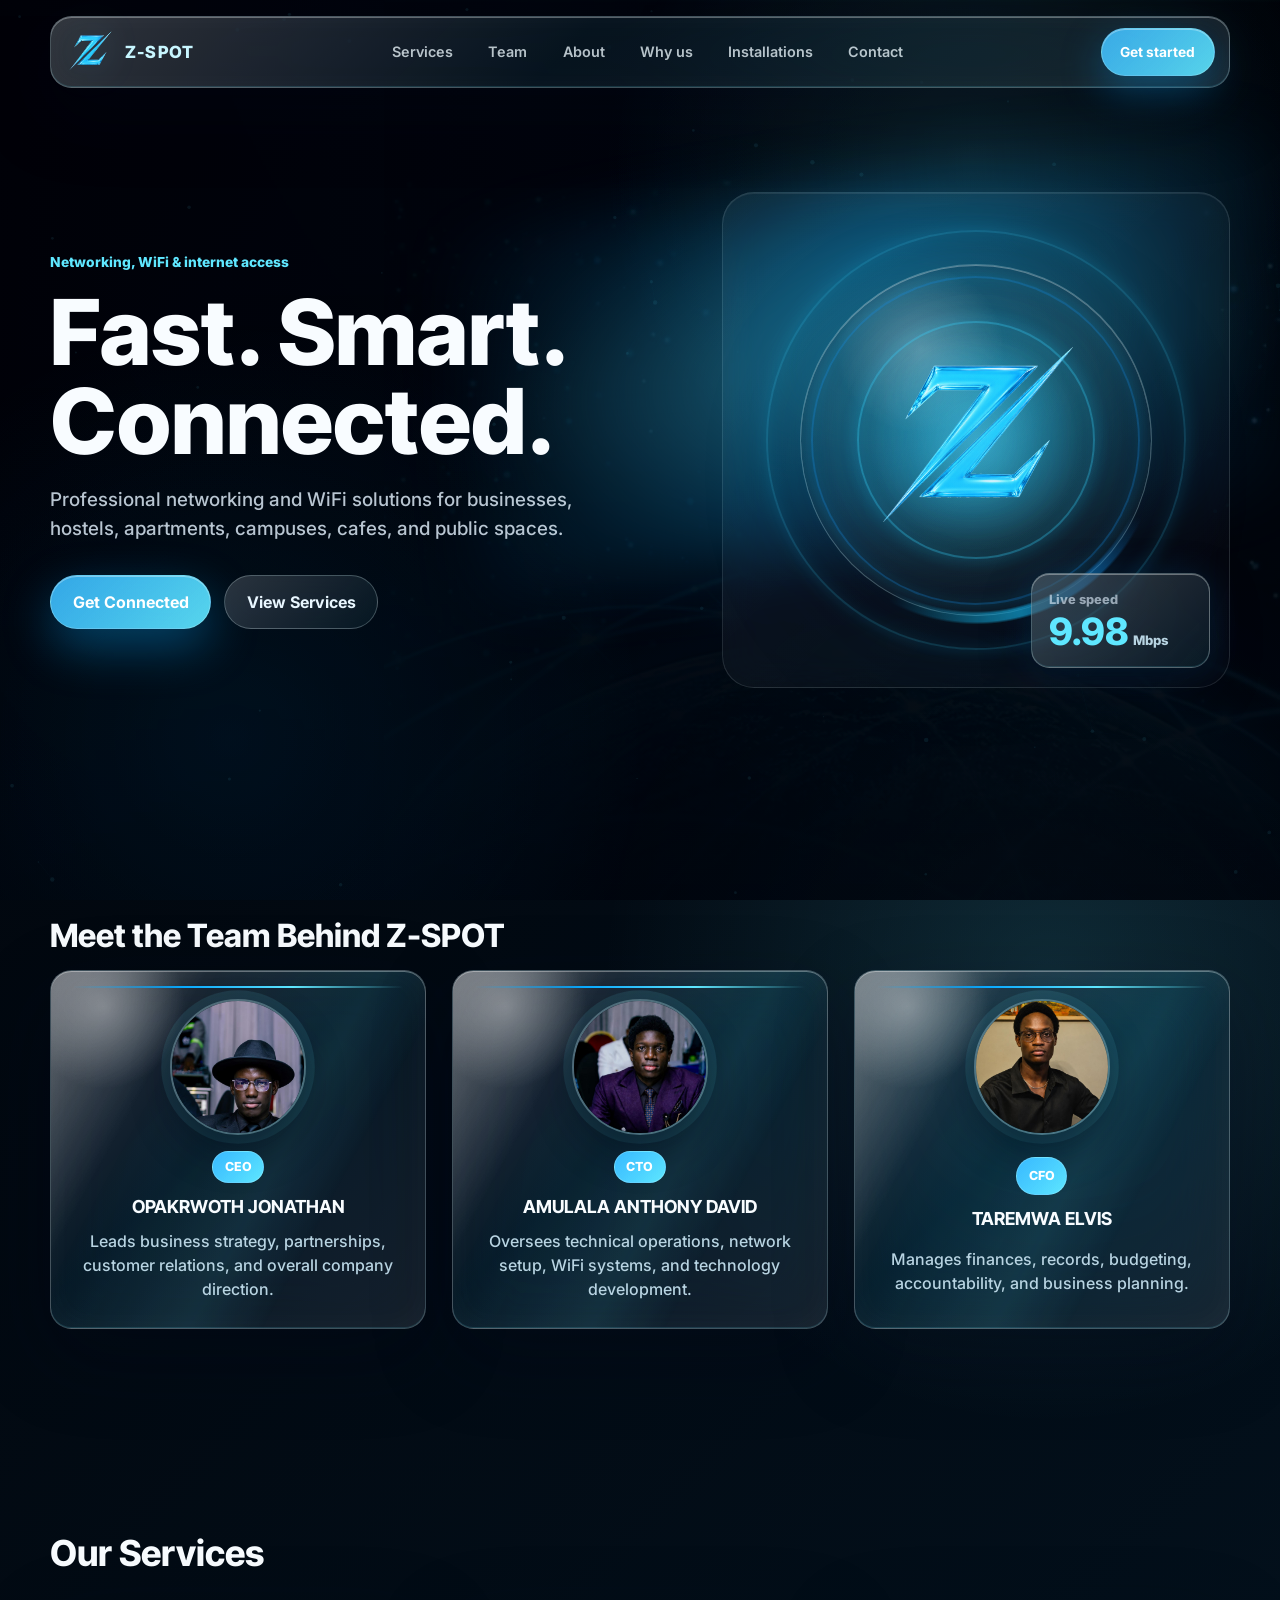
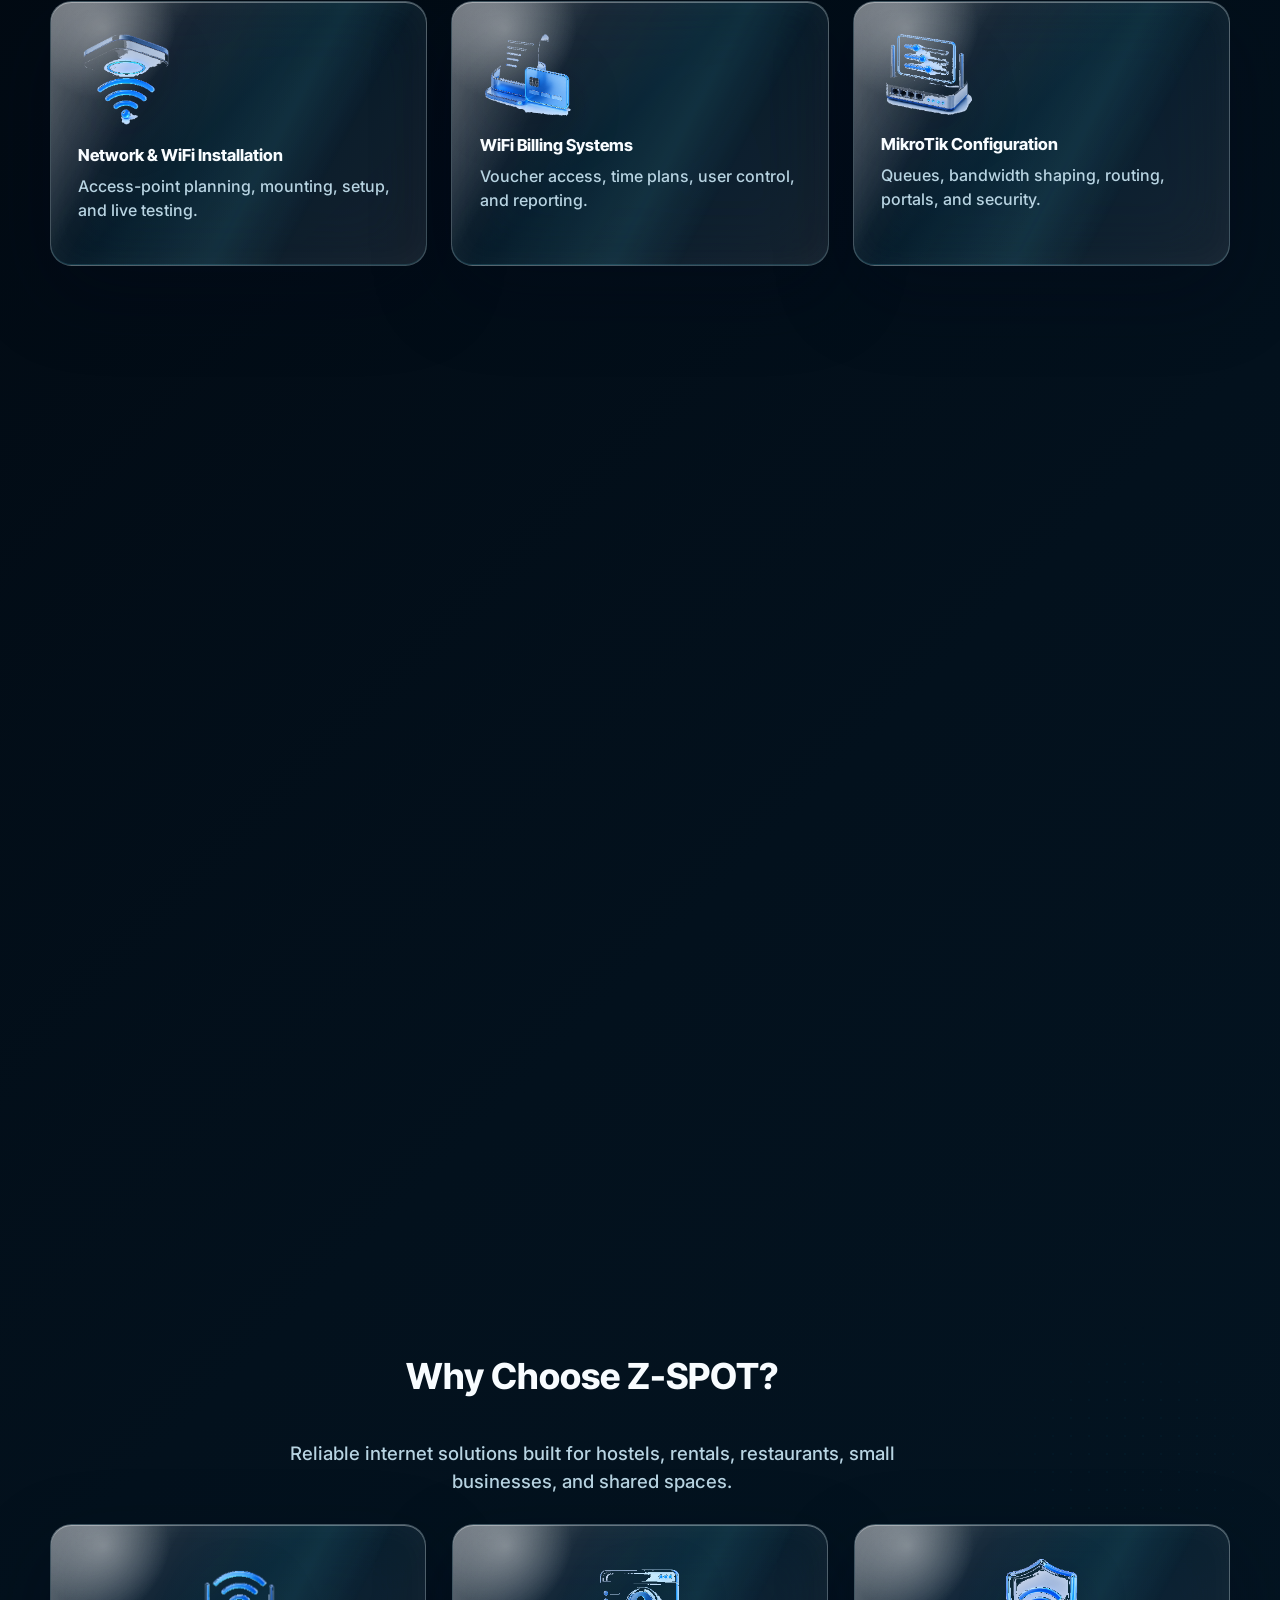
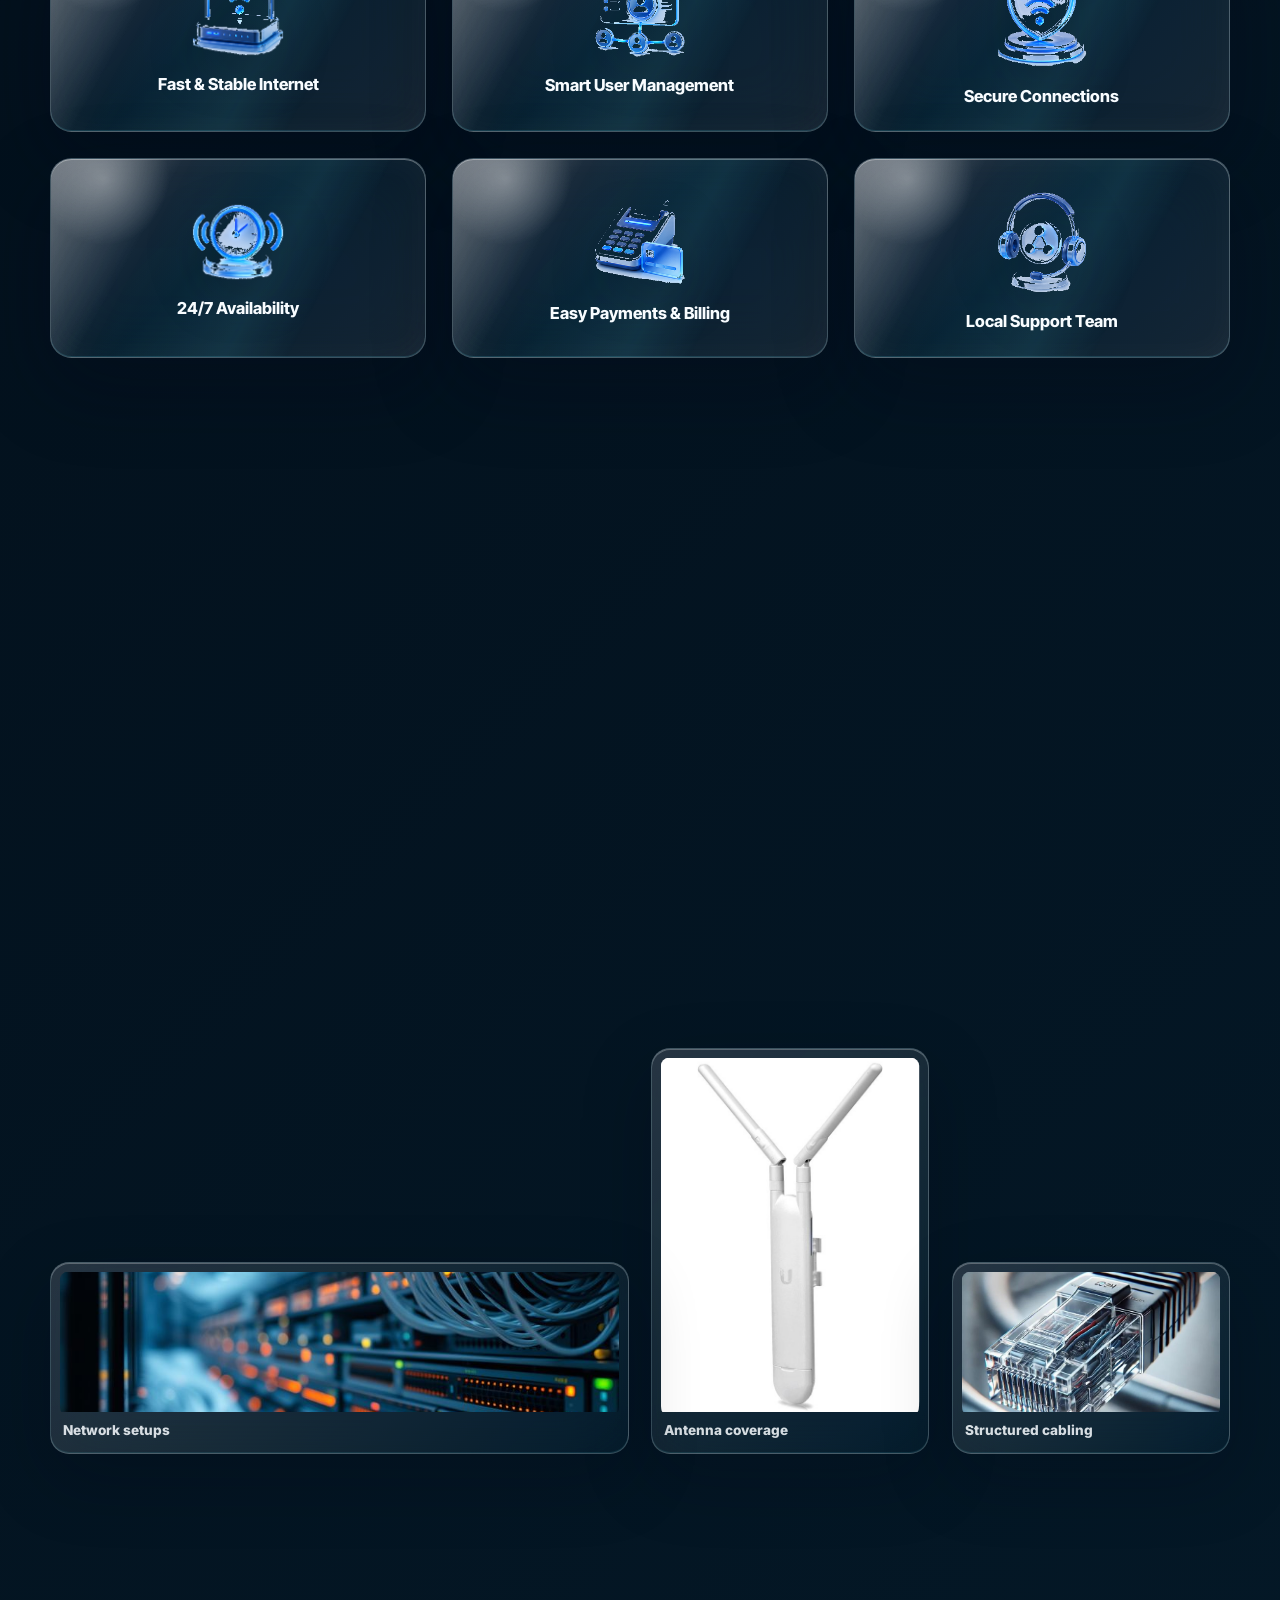
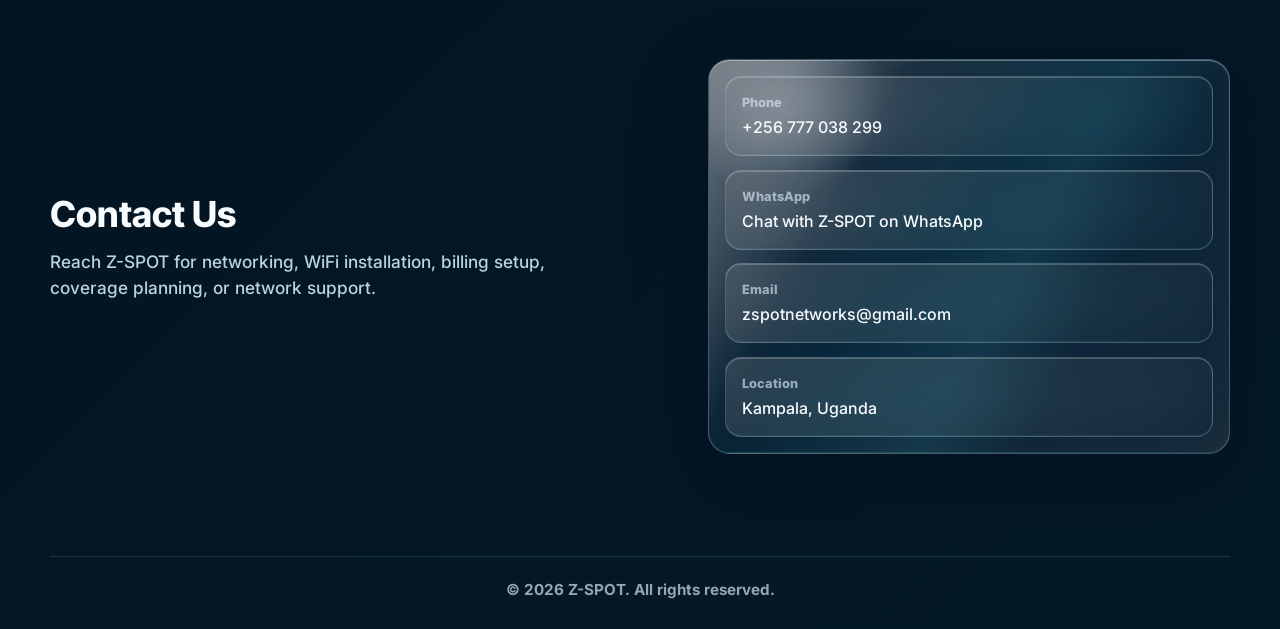
<file: index.html>
<!doctype html>
<html lang="en">
  <head>
    <meta charset="utf-8" />
    <meta name="viewport" content="width=device-width, initial-scale=1" />
    <meta
      name="description"
      content="Z-SPOT provides networking, WiFi installation, MikroTik configuration, internet access management, billing systems, and network support for hostels, rentals, restaurants, businesses, and shared spaces in Kampala, Uganda."
    />
    <meta name="robots" content="index, follow, max-image-preview:large" />
    <meta name="author" content="Z-SPOT" />
    <meta
      name="keywords"
      content="Z-SPOT, ZSpot, networking company Uganda, WiFi installation Kampala, MikroTik configuration, WiFi billing systems, business internet Kampala, network maintenance Uganda"
    />
    <meta name="theme-color" content="#02060d" />
    <link rel="canonical" href="https://zspot.tech/" />
    <meta property="og:site_name" content="Z-SPOT" />
    <meta property="og:title" content="Z-SPOT | Networking &amp; WiFi Solutions in Uganda" />
    <meta
      property="og:description"
      content="Professional networking, WiFi installation, billing systems, MikroTik configuration, outdoor coverage, and network support for shared spaces."
    />
    <meta property="og:type" content="website" />
    <meta property="og:url" content="https://zspot.tech/" />
    <meta property="og:image" content="https://zspot.tech/assets/og-image.png" />
    <meta property="og:image:alt" content="Z-SPOT networking and WiFi solutions" />
    <meta name="twitter:card" content="summary_large_image" />
    <meta name="twitter:title" content="Z-SPOT | Networking &amp; WiFi Solutions" />
    <meta
      name="twitter:description"
      content="Networking, WiFi installation, internet access management, MikroTik setup, and network support in Kampala, Uganda."
    />
    <meta name="twitter:image" content="https://zspot.tech/assets/og-image.png" />
    <title>Z-SPOT | Networking, WiFi Installation &amp; Internet Solutions Uganda</title>
    <link rel="icon" type="image/png" sizes="48x48" href="/assets/favicon-48.png" />
    <link rel="apple-touch-icon" sizes="180x180" href="/assets/apple-touch-icon.png" />
    <link rel="manifest" href="/site.webmanifest" />
    <link rel="preconnect" href="https://fonts.googleapis.com" />
    <link rel="preconnect" href="https://fonts.gstatic.com" crossorigin />
    <link
      href="https://fonts.googleapis.com/css2?family=Inter:wght@400;500;600;700;800&family=Inter+Tight:wght@600;700;800&display=swap"
      rel="stylesheet"
    />
    <link rel="preload" href="assets/z-logo-liquid.png" as="image" />
    <link rel="stylesheet" href="styles.css" />
    <script type="application/ld+json">
      {
        "@context": "https://schema.org",
        "@type": "LocalBusiness",
        "@id": "https://zspot.tech/#business",
        "name": "Z-SPOT",
        "alternateName": ["ZSpot", "Z SPOT"],
        "url": "https://zspot.tech/",
        "logo": "https://zspot.tech/assets/icon-512.png",
        "image": "https://zspot.tech/assets/og-image.png",
        "description": "Z-SPOT provides networking, WiFi installation, MikroTik configuration, internet access management, billing systems, outdoor WiFi coverage, and network support for hostels, rentals, restaurants, small businesses, and shared spaces.",
        "telephone": "+256777038299",
        "email": "zspotnetworks@gmail.com",
        "address": {
          "@type": "PostalAddress",
          "addressLocality": "Kampala",
          "addressCountry": "UG"
        },
        "areaServed": {
          "@type": "Country",
          "name": "Uganda"
        },
        "priceRange": "$$",
        "sameAs": [
          "https://wa.me/256777038299"
        ],
        "makesOffer": [
          {
            "@type": "Offer",
            "itemOffered": {
              "@type": "Service",
              "name": "Network & WiFi Installation"
            }
          },
          {
            "@type": "Offer",
            "itemOffered": {
              "@type": "Service",
              "name": "WiFi Billing Systems"
            }
          },
          {
            "@type": "Offer",
            "itemOffered": {
              "@type": "Service",
              "name": "MikroTik Configuration"
            }
          },
          {
            "@type": "Offer",
            "itemOffered": {
              "@type": "Service",
              "name": "Network Maintenance"
            }
          }
        ]
      }
    </script>
  </head>
  <body>
    <canvas class="particle-field" id="particleField" aria-hidden="true"></canvas>
    <div class="cursor-glow" id="cursorGlow" aria-hidden="true"></div>

    <div class="page-frame">
      <header class="site-header" data-reveal>
        <a class="brand" href="/" aria-label="Z-SPOT home">
          <img src="assets/z-logo-liquid.png" alt="Z-SPOT logo" />
        </a>
        <nav class="nav-links" aria-label="Primary navigation">
          <a href="/services.html">Services</a>
          <a href="/team.html">Team</a>
          <a href="/about.html">About</a>
          <a href="/why-zspot.html">Why us</a>
          <a href="/installations.html">Installations</a>
          <a href="/contact.html">Contact</a>
        </nav>
        <a class="nav-button" href="/contact.html">Get started</a>
      </header>

      <main id="top">
        <section class="hero section-shell">
          <div class="hero-copy" data-reveal>
            <p class="eyebrow">Networking, WiFi & internet access</p>
            <h1>Fast. Smart. Connected.</h1>
            <p class="hero-subtitle">
              Professional networking and WiFi solutions for businesses, hostels,
              apartments, campuses, cafes, and public spaces.
            </p>
            <div class="hero-actions" aria-label="Primary calls to action">
              <a class="button button-primary" href="/contact.html"><span>Get Connected</span></a>
              <a class="button button-ghost" href="/services.html"><span>View Services</span></a>
            </div>
          </div>

          <div class="hero-visual" data-reveal aria-label="Z-SPOT networking dashboard">
            <div class="brand-orb">
              <img src="assets/z-logo-liquid.png" alt="" aria-hidden="true" />
              <span class="signal-ring ring-one"></span>
              <span class="signal-ring ring-two"></span>
              <span class="signal-ring ring-three"></span>
            </div>
            <div class="mini-panel signal-panel">
              <span>Live speed</span>
              <strong><span id="liveSpeed">--</span><small> Mbps</small></strong>
            </div>
          </div>
        </section>

        <div class="lower-background">
          <section class="team-section section-shell" id="team">
            <div class="team-block">
              <div class="team-heading" data-reveal>
                <h3>Meet the Team Behind Z-SPOT</h3>
              </div>
              <div class="team-grid">
                <article class="glass-card team-card" data-reveal>
                  <img
                    class="team-photo-image"
                    src="assets/opakrwoth-jonathan-profile.jpg"
                    alt="Opakrwoth Jonathan, CEO of Z-SPOT"
                    loading="lazy"
                  />
                  <span class="role-badge">CEO</span>
                  <h4>OPAKRWOTH JONATHAN</h4>
                  <p>Leads business strategy, partnerships, customer relations, and overall company direction.</p>
                </article>
                <article class="glass-card team-card" data-reveal>
                  <img
                    class="team-photo-image"
                    src="assets/amulala-anthony-david-profile.jpg"
                    alt="Amulala Anthony David, CTO of Z-SPOT"
                    loading="lazy"
                  />
                  <span class="role-badge">CTO</span>
                  <h4>AMULALA ANTHONY DAVID</h4>
                  <p>Oversees technical operations, network setup, WiFi systems, and technology development.</p>
                </article>
                <article class="glass-card team-card" data-reveal>
                  <img
                    class="team-photo-image"
                    src="assets/taremwa-elvis-profile.jpg"
                    alt="Taremwa Elvis, CFO of Z-SPOT"
                    loading="lazy"
                  />
                  <span class="role-badge">CFO</span>
                  <h4>TAREMWA ELVIS</h4>
                  <p>Manages finances, records, budgeting, accountability, and business planning.</p>
                </article>
              </div>
            </div>
          </section>

          <section class="services section-shell" id="services">
            <div class="section-heading" data-reveal>
              <h2>Our Services</h2>
            </div>
            <div class="service-grid">
              <article class="glass-card service-card" data-reveal>
                <img class="service-icon-image" src="assets/service-hotspot-installation-cutout.png" alt="" aria-hidden="true" />
                <h3>Network &amp; WiFi Installation</h3>
                <p>Access-point planning, mounting, setup, and live testing.</p>
              </article>
              <article class="glass-card service-card" data-reveal>
                <img class="service-icon-image" src="assets/service-wifi-billing-cutout.png" alt="" aria-hidden="true" />
                <h3>WiFi Billing Systems</h3>
                <p>Voucher access, time plans, user control, and reporting.</p>
              </article>
              <article class="glass-card service-card" data-reveal>
                <img class="service-icon-image" src="assets/service-mikrotik-config-cutout.png" alt="" aria-hidden="true" />
                <h3>MikroTik Configuration</h3>
                <p>Queues, bandwidth shaping, routing, portals, and security.</p>
              </article>
              <article class="glass-card service-card" data-reveal>
                <img class="service-icon-image" src="assets/service-outdoor-coverage-cutout.png" alt="" aria-hidden="true" />
                <h3>Outdoor WiFi Coverage</h3>
                <p>Long-range links for compounds, campuses, and public zones.</p>
              </article>
              <article class="glass-card service-card" data-reveal>
                <img class="service-icon-image" src="assets/service-network-maintenance-cutout.png" alt="" aria-hidden="true" />
                <h3>Network Maintenance</h3>
                <p>Monitoring, troubleshooting, optimization, and support.</p>
              </article>
              <article class="glass-card service-card" data-reveal>
                <img class="service-icon-image" src="assets/service-business-internet-cutout.png" alt="" aria-hidden="true" />
                <h3>Business Internet Solutions</h3>
                <p>Reliable connectivity for venues, teams, and rental spaces.</p>
              </article>
            </div>
          </section>

          <section class="about section-shell" id="about">
            <div class="about-story">
              <div class="about-copy" data-reveal>
                <h2>About Z-SPOT</h2>
                <p>
                  Z-SPOT is a growing internet solutions company focused on
                  providing reliable internet access, WiFi installation, smart
                  network management, and customer support for hostels, rentals,
                  restaurants, small businesses, and shared spaces. We are
                  building practical internet systems that are affordable, easy
                  to manage, and designed for local users.
                </p>
              </div>
              <div class="about-tech-visual glass-card" data-reveal aria-label="Z-SPOT network visual">
                <span class="about-node node-one"></span>
                <span class="about-node node-two"></span>
                <span class="about-node node-three"></span>
                <span class="about-link link-one"></span>
                <span class="about-link link-two"></span>
                <span class="about-link link-three"></span>
                <div class="about-visual-core">
                  <img src="assets/z-logo-liquid.png" alt="" aria-hidden="true" />
                </div>
                <div class="about-signal" aria-hidden="true"></div>
              </div>
            </div>
          </section>

          <section class="coverage why-section section-shell" id="coverage">
            <div class="section-heading why-heading centered" data-reveal>
              <h2>Why Choose Z-SPOT?</h2>
              <p class="section-subtitle">
                Reliable internet solutions built for hostels, rentals,
                restaurants, small businesses, and shared spaces.
              </p>
            </div>
            <div class="why-grid">
              <article class="glass-card why-card" data-reveal>
                <img class="why-icon-image" src="assets/why-fast-internet-cutout.png" alt="" aria-hidden="true" />
                <h3>Fast &amp; Stable Internet</h3>
              </article>
              <article class="glass-card why-card" data-reveal>
                <img class="why-icon-image" src="assets/why-user-management-cutout.png" alt="" aria-hidden="true" />
                <h3>Smart User Management</h3>
              </article>
              <article class="glass-card why-card" data-reveal>
                <img class="why-icon-image" src="assets/why-secure-connections-cutout.png" alt="" aria-hidden="true" />
                <h3>Secure Connections</h3>
              </article>
              <article class="glass-card why-card" data-reveal>
                <img class="why-icon-image" src="assets/why-availability-cutout.png" alt="" aria-hidden="true" />
                <h3>24/7 Availability</h3>
              </article>
              <article class="glass-card why-card" data-reveal>
                <img class="why-icon-image" src="assets/why-billing-cutout.png" alt="" aria-hidden="true" />
                <h3>Easy Payments &amp; Billing</h3>
              </article>
              <article class="glass-card why-card" data-reveal>
                <img class="why-icon-image" src="assets/why-local-support-cutout.png" alt="" aria-hidden="true" />
                <h3>Local Support Team</h3>
              </article>
            </div>
            <div class="why-stats glass-card" data-reveal>
              <div class="why-stat">
                <strong>3+</strong>
                <span>Active Sites</span>
              </div>
              <div class="why-stat">
                <strong>24/7</strong>
                <span>Network Access</span>
              </div>
              <div class="why-stat">
                <strong>100+</strong>
                <span>Connected Users</span>
              </div>
              <div class="why-stat">
                <strong>Z-NET</strong>
                <span>Billing Coming Soon</span>
              </div>
            </div>
          </section>

          <section class="gallery section-shell" id="installations">
            <div class="section-heading" data-reveal>
              <h2>Installations</h2>
            </div>
            <div class="installations-collage">
              <figure class="install-card install-large" data-reveal>
                <img src="assets/1000465133.jpg" alt="Indoor router and access point installation setup" loading="lazy" />
                <figcaption>Indoor network setup</figcaption>
              </figure>
              <figure class="install-card" data-reveal>
                <img src="assets/1000465134.jpg" alt="Wireless router for managed WiFi network service" loading="lazy" />
                <figcaption>Router systems</figcaption>
              </figure>
              <figure class="install-card" data-reveal>
                <img src="assets/1000465135.jpg" alt="Outdoor access point for wide WiFi coverage" loading="lazy" />
                <figcaption>Outdoor access points</figcaption>
              </figure>
              <figure class="install-card install-tall" data-reveal>
                <img src="assets/1000465136.jpg" alt="Pole mounted outdoor WiFi antenna installation" loading="lazy" />
                <figcaption>Antenna coverage</figcaption>
              </figure>
              <figure class="install-card" data-reveal>
                <img src="assets/1000465137.jpg" alt="Network switches for business internet installation" loading="lazy" />
                <figcaption>Switching equipment</figcaption>
              </figure>
              <figure class="install-card install-wide" data-reveal>
                <img src="assets/1000465138.jpg" alt="Network rack cabling for internet management setup" loading="lazy" />
                <figcaption>Network setups</figcaption>
              </figure>
              <figure class="install-card" data-reveal>
                <img src="assets/1000465139.jpg" alt="Ethernet cable connection for structured network setup" loading="lazy" />
                <figcaption>Structured cabling</figcaption>
              </figure>
            </div>
          </section>

          <section class="contact section-shell" id="contact">
            <div class="contact-copy" data-reveal>
              <h2>Contact Us</h2>
              <p>Reach Z-SPOT for networking, WiFi installation, billing setup, coverage planning, or network support.</p>
            </div>
            <address class="contact-card glass-card" data-reveal>
              <a href="tel:+256777038299">
                <span>Phone</span>
                +256 777 038 299
              </a>
              <a
                href="https://wa.me/256777038299?text=Hello%20Z-SPOT%2C%20I%20would%20like%20to%20inquire%20about%20your%20networking%20and%20WiFi%20services."
                target="_blank"
                rel="noopener"
              >
                <span>WhatsApp</span>
                Chat with Z-SPOT on WhatsApp
              </a>
              <a href="mailto:zspotnetworks@gmail.com?subject=Z-SPOT%20Networking%20and%20WiFi%20Inquiry">
                <span>Email</span>
                zspotnetworks@gmail.com
              </a>
              <a
                href="https://www.google.com/maps/search/?api=1&query=Kampala%2C%20Uganda"
                target="_blank"
                rel="noopener"
              >
                <span>Location</span>
                Kampala, Uganda
              </a>
            </address>
          </section>
        </div>
      </main>

      <footer class="site-footer">
        <p>&copy; 2026 Z-SPOT. All rights reserved.</p>
      </footer>
    </div>

    <script src="script.js"></script>
  </body>
</html>
</file>
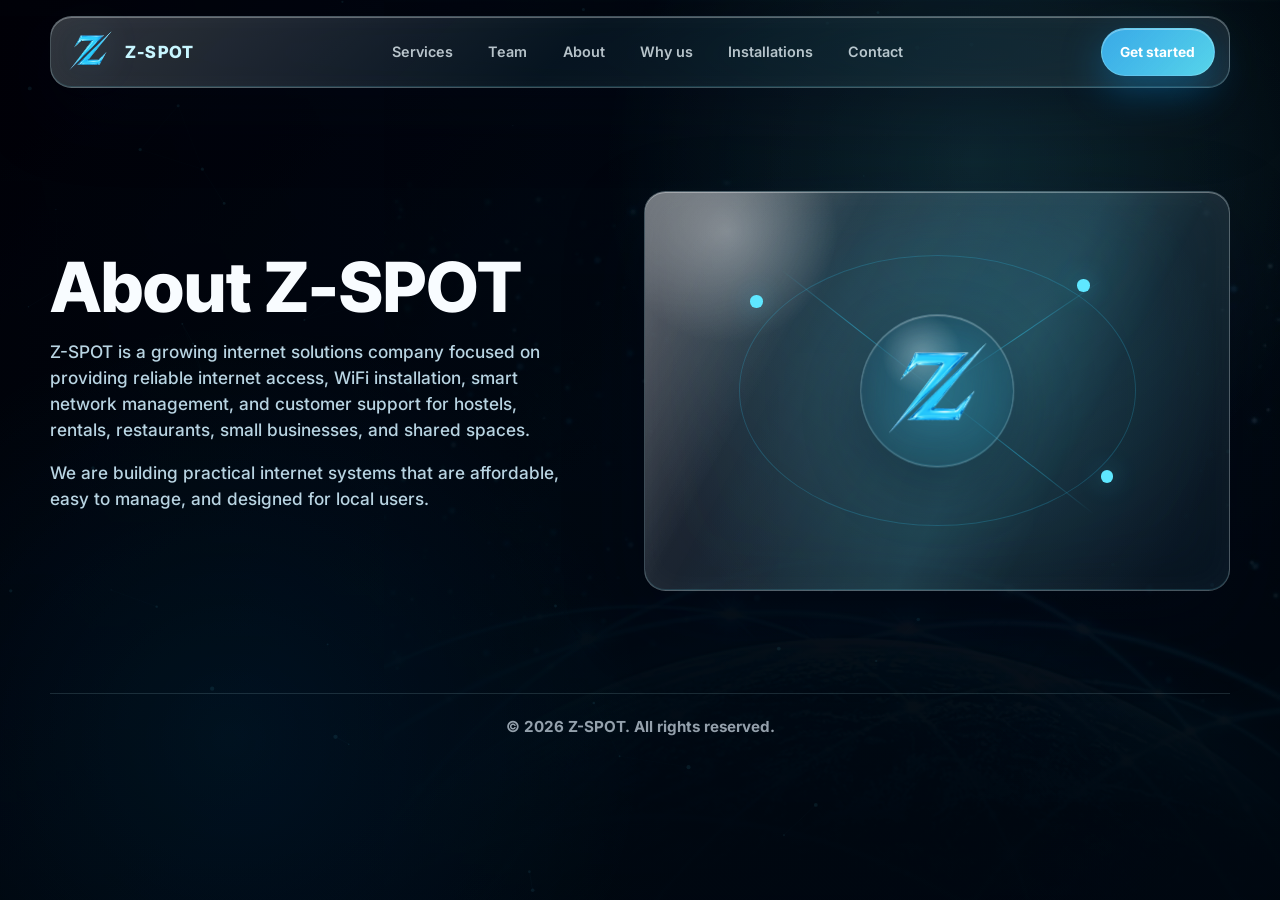
<file: about.html>
<!doctype html>
<html lang="en">
  <head>
    <meta charset="utf-8" />
    <meta name="viewport" content="width=device-width, initial-scale=1" />
    <meta
      name="description"
      content="Learn about Z-SPOT, a growing networking and WiFi solutions company serving local users, businesses, hostels, rentals, and shared spaces in Uganda."
    />
    <meta name="robots" content="index, follow, max-image-preview:large" />
    <meta name="theme-color" content="#02060d" />
    <link rel="canonical" href="https://zspot.tech/about.html" />
    <meta property="og:site_name" content="Z-SPOT" />
    <meta property="og:title" content="About Z-SPOT" />
    <meta property="og:description" content="Z-SPOT builds practical networking, WiFi, and internet access systems for local users." />
    <meta property="og:type" content="website" />
    <meta property="og:url" content="https://zspot.tech/about.html" />
    <meta property="og:image" content="https://zspot.tech/assets/og-image.png" />
    <title>About | Z-SPOT Networking Company Uganda</title>
    <link rel="icon" type="image/png" sizes="48x48" href="/assets/favicon-48.png" />
    <link rel="apple-touch-icon" sizes="180x180" href="/assets/apple-touch-icon.png" />
    <link rel="manifest" href="/site.webmanifest" />
    <link rel="preconnect" href="https://fonts.googleapis.com" />
    <link rel="preconnect" href="https://fonts.gstatic.com" crossorigin />
    <link
      href="https://fonts.googleapis.com/css2?family=Inter:wght@400;500;600;700;800&family=Inter+Tight:wght@600;700;800&display=swap"
      rel="stylesheet"
    />
    <link rel="stylesheet" href="styles.css" />
  </head>
  <body>
    <canvas class="particle-field" id="particleField" aria-hidden="true"></canvas>
    <div class="cursor-glow" id="cursorGlow" aria-hidden="true"></div>
    <div class="page-frame">
      <header class="site-header" data-reveal>
        <a class="brand" href="/" aria-label="Z-SPOT home">
          <img src="assets/z-logo-liquid.png" alt="Z-SPOT logo" />
        </a>
        <nav class="nav-links" aria-label="Primary navigation">
          <a href="/services.html">Services</a>
          <a href="/team.html">Team</a>
          <a href="/about.html">About</a>
          <a href="/why-zspot.html">Why us</a>
          <a href="/installations.html">Installations</a>
          <a href="/contact.html">Contact</a>
        </nav>
        <a class="nav-button" href="/contact.html">Get started</a>
      </header>

      <main class="subpage-main">
        <section class="about section-shell">
          <div class="about-story">
            <div class="about-copy" data-reveal>
              <h1>About Z-SPOT</h1>
              <p>
                Z-SPOT is a growing internet solutions company focused on
                providing reliable internet access, WiFi installation, smart
                network management, and customer support for hostels, rentals,
                restaurants, small businesses, and shared spaces.
              </p>
              <p>
                We are building practical internet systems that are affordable,
                easy to manage, and designed for local users.
              </p>
            </div>
            <div class="about-tech-visual glass-card" data-reveal aria-label="Z-SPOT network visual">
              <span class="about-node node-one"></span>
              <span class="about-node node-two"></span>
              <span class="about-node node-three"></span>
              <span class="about-link link-one"></span>
              <span class="about-link link-two"></span>
              <span class="about-link link-three"></span>
              <div class="about-visual-core">
                <img src="assets/z-logo-liquid.png" alt="" aria-hidden="true" />
              </div>
              <div class="about-signal" aria-hidden="true"></div>
            </div>
          </div>
        </section>
      </main>

      <footer class="site-footer">
        <p>&copy; 2026 Z-SPOT. All rights reserved.</p>
      </footer>
    </div>
    <script src="script.js"></script>
  </body>
</html>
</file>
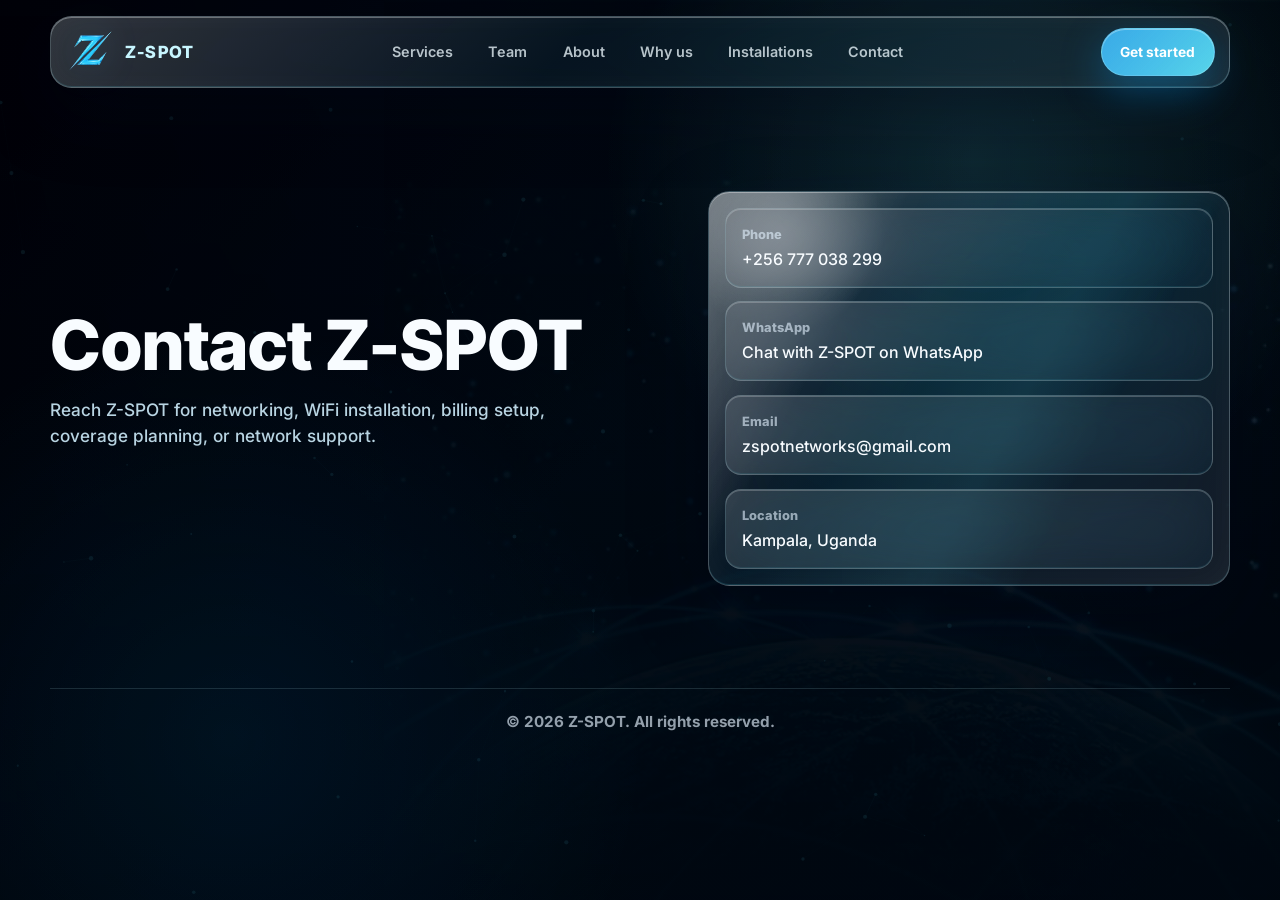
<file: contact.html>
<!doctype html>
<html lang="en">
  <head>
    <meta charset="utf-8" />
    <meta name="viewport" content="width=device-width, initial-scale=1" />
    <meta
      name="description"
      content="Contact Z-SPOT for networking, WiFi installation, billing setup, coverage planning, and network support in Kampala, Uganda."
    />
    <meta name="robots" content="index, follow, max-image-preview:large" />
    <meta name="theme-color" content="#02060d" />
    <link rel="canonical" href="https://zspot.tech/contact.html" />
    <meta property="og:site_name" content="Z-SPOT" />
    <meta property="og:title" content="Contact Z-SPOT" />
    <meta property="og:description" content="Reach Z-SPOT by phone, WhatsApp, email, or location for networking and WiFi support." />
    <meta property="og:type" content="website" />
    <meta property="og:url" content="https://zspot.tech/contact.html" />
    <meta property="og:image" content="https://zspot.tech/assets/og-image.png" />
    <title>Contact | Z-SPOT Networking &amp; WiFi Support</title>
    <link rel="icon" type="image/png" sizes="48x48" href="/assets/favicon-48.png" />
    <link rel="apple-touch-icon" sizes="180x180" href="/assets/apple-touch-icon.png" />
    <link rel="manifest" href="/site.webmanifest" />
    <link rel="preconnect" href="https://fonts.googleapis.com" />
    <link rel="preconnect" href="https://fonts.gstatic.com" crossorigin />
    <link
      href="https://fonts.googleapis.com/css2?family=Inter:wght@400;500;600;700;800&family=Inter+Tight:wght@600;700;800&display=swap"
      rel="stylesheet"
    />
    <link rel="stylesheet" href="styles.css" />
  </head>
  <body>
    <canvas class="particle-field" id="particleField" aria-hidden="true"></canvas>
    <div class="cursor-glow" id="cursorGlow" aria-hidden="true"></div>
    <div class="page-frame">
      <header class="site-header" data-reveal>
        <a class="brand" href="/" aria-label="Z-SPOT home">
          <img src="assets/z-logo-liquid.png" alt="Z-SPOT logo" />
        </a>
        <nav class="nav-links" aria-label="Primary navigation">
          <a href="/services.html">Services</a>
          <a href="/team.html">Team</a>
          <a href="/about.html">About</a>
          <a href="/why-zspot.html">Why us</a>
          <a href="/installations.html">Installations</a>
          <a href="/contact.html">Contact</a>
        </nav>
        <a class="nav-button" href="/contact.html">Get started</a>
      </header>

      <main class="subpage-main">
        <section class="contact section-shell">
          <div class="contact-copy" data-reveal>
            <h1>Contact Z-SPOT</h1>
            <p>Reach Z-SPOT for networking, WiFi installation, billing setup, coverage planning, or network support.</p>
          </div>
          <address class="contact-card glass-card" data-reveal>
            <a href="tel:+256777038299">
              <span>Phone</span>
              +256 777 038 299
            </a>
            <a
              href="https://wa.me/256777038299?text=Hello%20Z-SPOT%2C%20I%20would%20like%20to%20inquire%20about%20your%20networking%20and%20WiFi%20services."
              target="_blank"
              rel="noopener"
            >
              <span>WhatsApp</span>
              Chat with Z-SPOT on WhatsApp
            </a>
            <a href="mailto:zspotnetworks@gmail.com?subject=Z-SPOT%20Networking%20and%20WiFi%20Inquiry">
              <span>Email</span>
              zspotnetworks@gmail.com
            </a>
            <a
              href="https://www.google.com/maps/search/?api=1&query=Kampala%2C%20Uganda"
              target="_blank"
              rel="noopener"
            >
              <span>Location</span>
              Kampala, Uganda
            </a>
          </address>
        </section>
      </main>

      <footer class="site-footer">
        <p>&copy; 2026 Z-SPOT. All rights reserved.</p>
      </footer>
    </div>
    <script src="script.js"></script>
  </body>
</html>
</file>
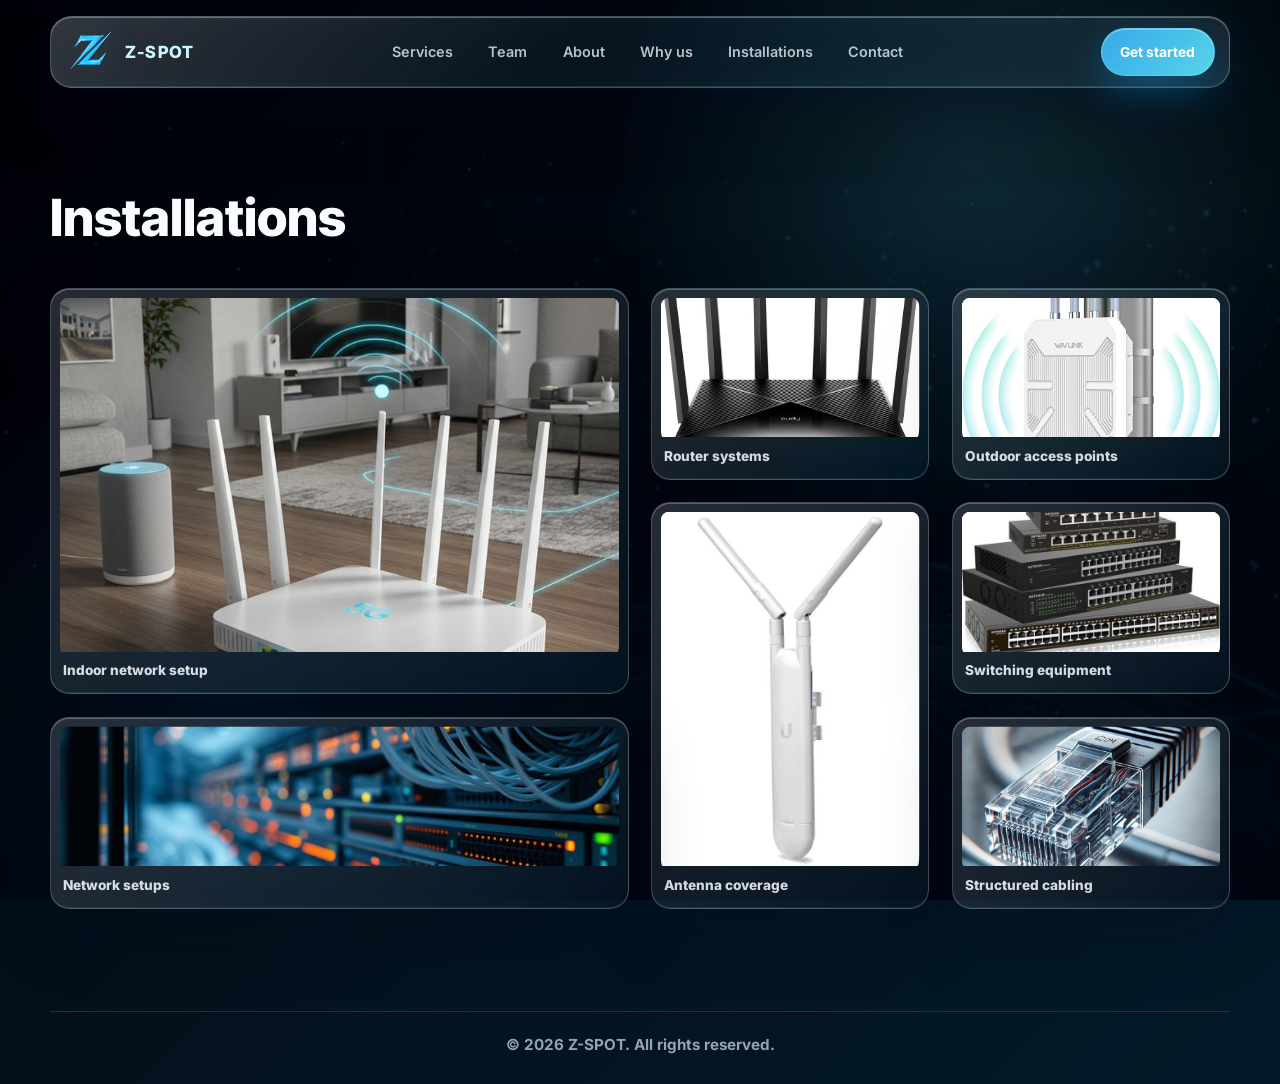
<file: installations.html>
<!doctype html>
<html lang="en">
  <head>
    <meta charset="utf-8" />
    <meta name="viewport" content="width=device-width, initial-scale=1" />
    <meta
      name="description"
      content="View Z-SPOT network installation photos, including indoor setups, routers, outdoor access points, antenna coverage, switching equipment, and structured cabling."
    />
    <meta name="robots" content="index, follow, max-image-preview:large" />
    <meta name="theme-color" content="#02060d" />
    <link rel="canonical" href="https://zspot.tech/installations.html" />
    <meta property="og:site_name" content="Z-SPOT" />
    <meta property="og:title" content="Z-SPOT Installations" />
    <meta property="og:description" content="Real network installation and WiFi setup visuals from Z-SPOT." />
    <meta property="og:type" content="website" />
    <meta property="og:url" content="https://zspot.tech/installations.html" />
    <meta property="og:image" content="https://zspot.tech/assets/og-image.png" />
    <title>Installations | Z-SPOT Network Setups</title>
    <link rel="icon" type="image/png" sizes="48x48" href="/assets/favicon-48.png" />
    <link rel="apple-touch-icon" sizes="180x180" href="/assets/apple-touch-icon.png" />
    <link rel="manifest" href="/site.webmanifest" />
    <link rel="preconnect" href="https://fonts.googleapis.com" />
    <link rel="preconnect" href="https://fonts.gstatic.com" crossorigin />
    <link
      href="https://fonts.googleapis.com/css2?family=Inter:wght@400;500;600;700;800&family=Inter+Tight:wght@600;700;800&display=swap"
      rel="stylesheet"
    />
    <link rel="stylesheet" href="styles.css" />
  </head>
  <body>
    <canvas class="particle-field" id="particleField" aria-hidden="true"></canvas>
    <div class="cursor-glow" id="cursorGlow" aria-hidden="true"></div>
    <div class="page-frame">
      <header class="site-header" data-reveal>
        <a class="brand" href="/" aria-label="Z-SPOT home">
          <img src="assets/z-logo-liquid.png" alt="Z-SPOT logo" />
        </a>
        <nav class="nav-links" aria-label="Primary navigation">
          <a href="/services.html">Services</a>
          <a href="/team.html">Team</a>
          <a href="/about.html">About</a>
          <a href="/why-zspot.html">Why us</a>
          <a href="/installations.html">Installations</a>
          <a href="/contact.html">Contact</a>
        </nav>
        <a class="nav-button" href="/contact.html">Get started</a>
      </header>

      <main class="subpage-main">
        <section class="gallery section-shell">
          <div class="section-heading" data-reveal>
            <h1>Installations</h1>
          </div>
          <div class="installations-collage">
            <figure class="install-card install-large" data-reveal>
              <img src="assets/1000465133.jpg" alt="Indoor router and access point installation setup" loading="lazy" />
              <figcaption>Indoor network setup</figcaption>
            </figure>
            <figure class="install-card" data-reveal>
              <img src="assets/1000465134.jpg" alt="Wireless router for managed WiFi network service" loading="lazy" />
              <figcaption>Router systems</figcaption>
            </figure>
            <figure class="install-card" data-reveal>
              <img src="assets/1000465135.jpg" alt="Outdoor access point for wide WiFi coverage" loading="lazy" />
              <figcaption>Outdoor access points</figcaption>
            </figure>
            <figure class="install-card install-tall" data-reveal>
              <img src="assets/1000465136.jpg" alt="Pole mounted outdoor WiFi antenna installation" loading="lazy" />
              <figcaption>Antenna coverage</figcaption>
            </figure>
            <figure class="install-card" data-reveal>
              <img src="assets/1000465137.jpg" alt="Network switches for business internet installation" loading="lazy" />
              <figcaption>Switching equipment</figcaption>
            </figure>
            <figure class="install-card install-wide" data-reveal>
              <img src="assets/1000465138.jpg" alt="Network rack cabling for internet management setup" loading="lazy" />
              <figcaption>Network setups</figcaption>
            </figure>
            <figure class="install-card" data-reveal>
              <img src="assets/1000465139.jpg" alt="Ethernet cable connection for structured network setup" loading="lazy" />
              <figcaption>Structured cabling</figcaption>
            </figure>
          </div>
        </section>
      </main>

      <footer class="site-footer">
        <p>&copy; 2026 Z-SPOT. All rights reserved.</p>
      </footer>
    </div>
    <script src="script.js"></script>
  </body>
</html>
</file>
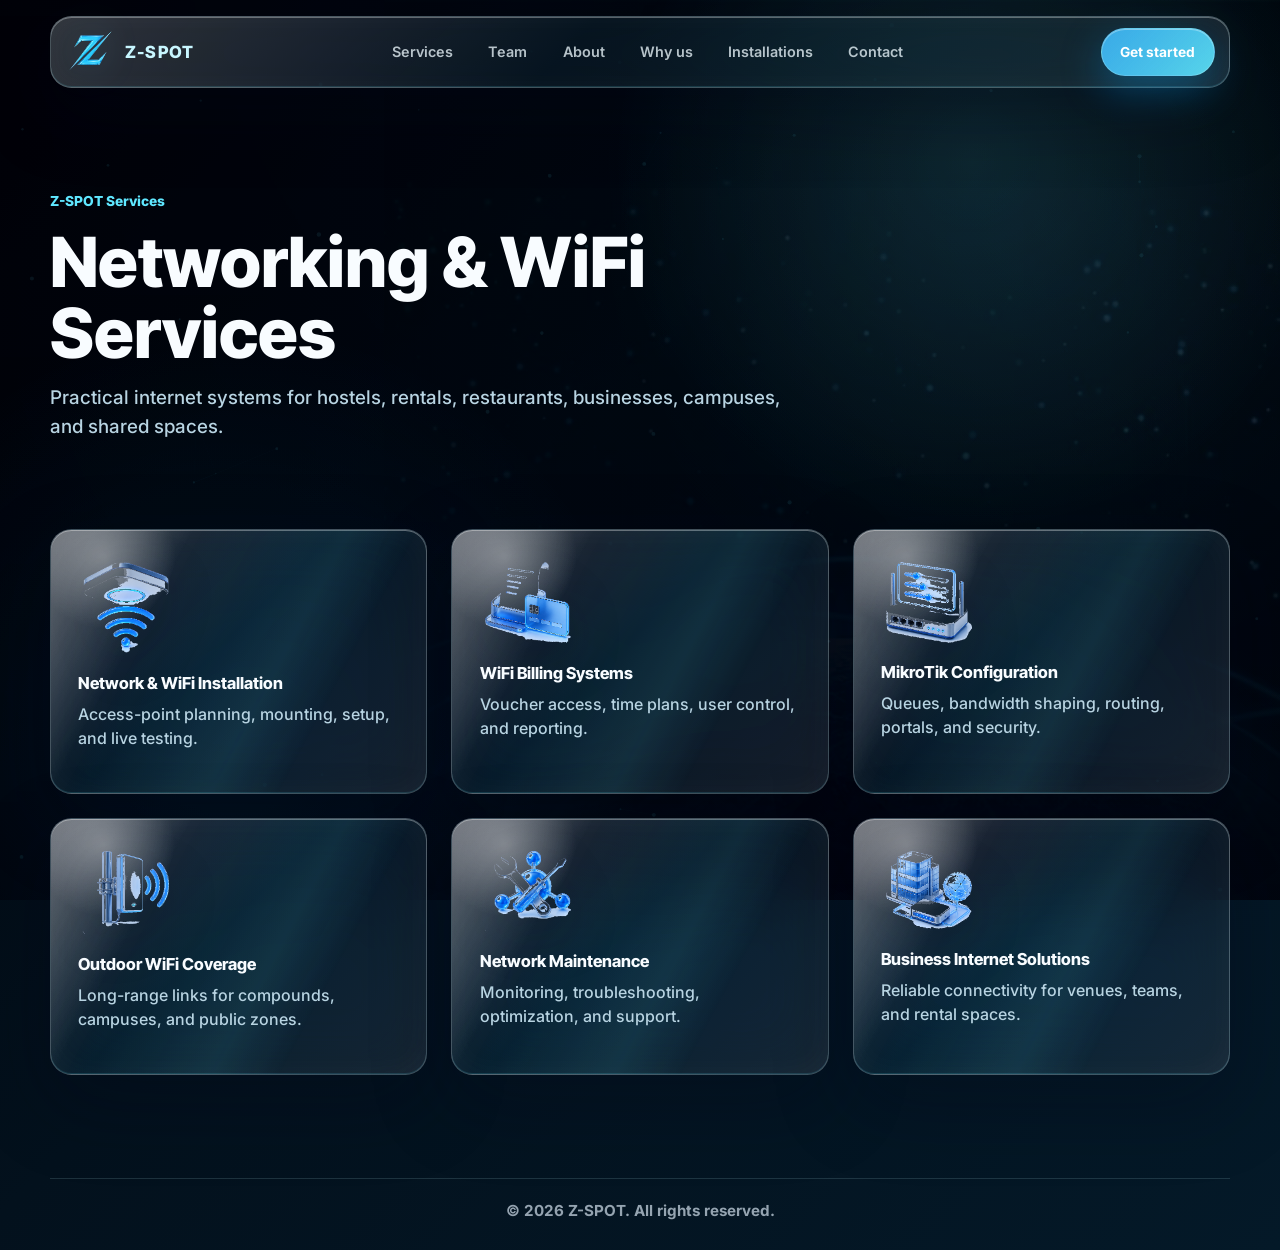
<file: services.html>
<!doctype html>
<html lang="en">
  <head>
    <meta charset="utf-8" />
    <meta name="viewport" content="width=device-width, initial-scale=1" />
    <meta
      name="description"
      content="Explore Z-SPOT networking services including WiFi installation, MikroTik configuration, WiFi billing systems, outdoor coverage, maintenance, and business internet solutions."
    />
    <meta name="robots" content="index, follow, max-image-preview:large" />
    <meta name="theme-color" content="#02060d" />
    <link rel="canonical" href="https://zspot.tech/services.html" />
    <meta property="og:site_name" content="Z-SPOT" />
    <meta property="og:title" content="Z-SPOT Services | Networking &amp; WiFi Solutions" />
    <meta
      property="og:description"
      content="Professional WiFi installation, billing systems, MikroTik configuration, outdoor coverage, maintenance, and business internet solutions."
    />
    <meta property="og:type" content="website" />
    <meta property="og:url" content="https://zspot.tech/services.html" />
    <meta property="og:image" content="https://zspot.tech/assets/og-image.png" />
    <title>Services | Z-SPOT Networking &amp; WiFi Solutions</title>
    <link rel="icon" type="image/png" sizes="48x48" href="/assets/favicon-48.png" />
    <link rel="apple-touch-icon" sizes="180x180" href="/assets/apple-touch-icon.png" />
    <link rel="manifest" href="/site.webmanifest" />
    <link rel="preconnect" href="https://fonts.googleapis.com" />
    <link rel="preconnect" href="https://fonts.gstatic.com" crossorigin />
    <link
      href="https://fonts.googleapis.com/css2?family=Inter:wght@400;500;600;700;800&family=Inter+Tight:wght@600;700;800&display=swap"
      rel="stylesheet"
    />
    <link rel="stylesheet" href="styles.css" />
  </head>
  <body>
    <canvas class="particle-field" id="particleField" aria-hidden="true"></canvas>
    <div class="cursor-glow" id="cursorGlow" aria-hidden="true"></div>
    <div class="page-frame">
      <header class="site-header" data-reveal>
        <a class="brand" href="/" aria-label="Z-SPOT home">
          <img src="assets/z-logo-liquid.png" alt="Z-SPOT logo" />
        </a>
        <nav class="nav-links" aria-label="Primary navigation">
          <a href="/services.html">Services</a>
          <a href="/team.html">Team</a>
          <a href="/about.html">About</a>
          <a href="/why-zspot.html">Why us</a>
          <a href="/installations.html">Installations</a>
          <a href="/contact.html">Contact</a>
        </nav>
        <a class="nav-button" href="/contact.html">Get started</a>
      </header>

      <main class="subpage-main">
        <section class="subpage-hero section-shell" data-reveal>
          <p class="eyebrow">Z-SPOT Services</p>
          <h1>Networking &amp; WiFi Services</h1>
          <p>
            Practical internet systems for hostels, rentals, restaurants,
            businesses, campuses, and shared spaces.
          </p>
        </section>

        <section class="services section-shell subpage-content">
          <div class="service-grid">
            <article class="glass-card service-card" data-reveal>
              <img class="service-icon-image" src="assets/service-hotspot-installation-cutout.png" alt="" aria-hidden="true" />
              <h3>Network &amp; WiFi Installation</h3>
              <p>Access-point planning, mounting, setup, and live testing.</p>
            </article>
            <article class="glass-card service-card" data-reveal>
              <img class="service-icon-image" src="assets/service-wifi-billing-cutout.png" alt="" aria-hidden="true" />
              <h3>WiFi Billing Systems</h3>
              <p>Voucher access, time plans, user control, and reporting.</p>
            </article>
            <article class="glass-card service-card" data-reveal>
              <img class="service-icon-image" src="assets/service-mikrotik-config-cutout.png" alt="" aria-hidden="true" />
              <h3>MikroTik Configuration</h3>
              <p>Queues, bandwidth shaping, routing, portals, and security.</p>
            </article>
            <article class="glass-card service-card" data-reveal>
              <img class="service-icon-image" src="assets/service-outdoor-coverage-cutout.png" alt="" aria-hidden="true" />
              <h3>Outdoor WiFi Coverage</h3>
              <p>Long-range links for compounds, campuses, and public zones.</p>
            </article>
            <article class="glass-card service-card" data-reveal>
              <img class="service-icon-image" src="assets/service-network-maintenance-cutout.png" alt="" aria-hidden="true" />
              <h3>Network Maintenance</h3>
              <p>Monitoring, troubleshooting, optimization, and support.</p>
            </article>
            <article class="glass-card service-card" data-reveal>
              <img class="service-icon-image" src="assets/service-business-internet-cutout.png" alt="" aria-hidden="true" />
              <h3>Business Internet Solutions</h3>
              <p>Reliable connectivity for venues, teams, and rental spaces.</p>
            </article>
          </div>
        </section>
      </main>

      <footer class="site-footer">
        <p>&copy; 2026 Z-SPOT. All rights reserved.</p>
      </footer>
    </div>
    <script src="script.js"></script>
  </body>
</html>
</file>
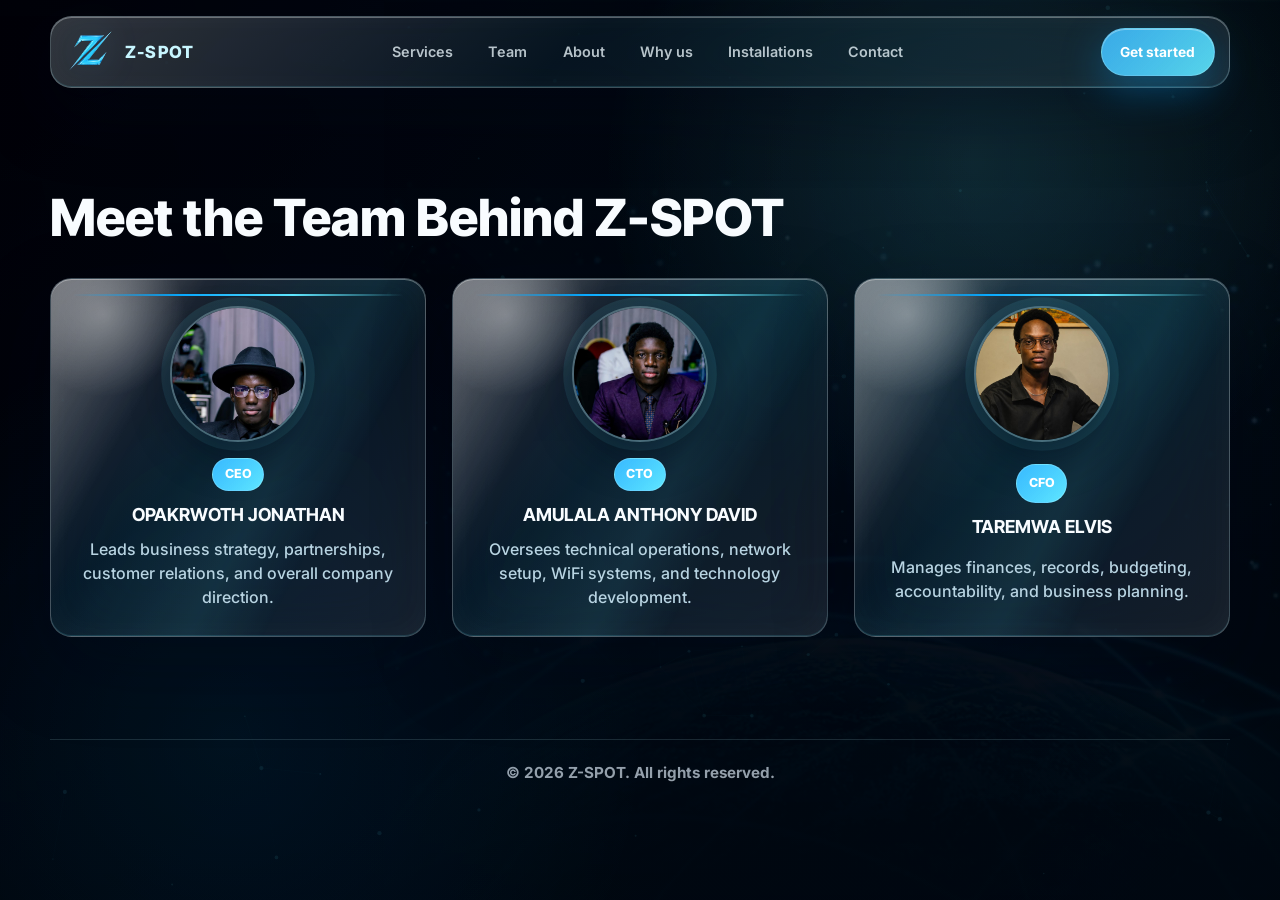
<file: team.html>
<!doctype html>
<html lang="en">
  <head>
    <meta charset="utf-8" />
    <meta name="viewport" content="width=device-width, initial-scale=1" />
    <meta
      name="description"
      content="Meet the Z-SPOT team: Opakrwoth Jonathan, Amulala Anthony David, and Taremwa Elvis."
    />
    <meta name="robots" content="index, follow, max-image-preview:large" />
    <meta name="theme-color" content="#02060d" />
    <link rel="canonical" href="https://zspot.tech/team.html" />
    <meta property="og:site_name" content="Z-SPOT" />
    <meta property="og:title" content="Meet the Z-SPOT Team" />
    <meta property="og:description" content="The team behind Z-SPOT networking and WiFi solutions in Uganda." />
    <meta property="og:type" content="website" />
    <meta property="og:url" content="https://zspot.tech/team.html" />
    <meta property="og:image" content="https://zspot.tech/assets/og-image.png" />
    <title>Team | Meet the Team Behind Z-SPOT</title>
    <link rel="icon" type="image/png" sizes="48x48" href="/assets/favicon-48.png" />
    <link rel="apple-touch-icon" sizes="180x180" href="/assets/apple-touch-icon.png" />
    <link rel="manifest" href="/site.webmanifest" />
    <link rel="preconnect" href="https://fonts.googleapis.com" />
    <link rel="preconnect" href="https://fonts.gstatic.com" crossorigin />
    <link
      href="https://fonts.googleapis.com/css2?family=Inter:wght@400;500;600;700;800&family=Inter+Tight:wght@600;700;800&display=swap"
      rel="stylesheet"
    />
    <link rel="stylesheet" href="styles.css" />
  </head>
  <body>
    <canvas class="particle-field" id="particleField" aria-hidden="true"></canvas>
    <div class="cursor-glow" id="cursorGlow" aria-hidden="true"></div>
    <div class="page-frame">
      <header class="site-header" data-reveal>
        <a class="brand" href="/" aria-label="Z-SPOT home">
          <img src="assets/z-logo-liquid.png" alt="Z-SPOT logo" />
        </a>
        <nav class="nav-links" aria-label="Primary navigation">
          <a href="/services.html">Services</a>
          <a href="/team.html">Team</a>
          <a href="/about.html">About</a>
          <a href="/why-zspot.html">Why us</a>
          <a href="/installations.html">Installations</a>
          <a href="/contact.html">Contact</a>
        </nav>
        <a class="nav-button" href="/contact.html">Get started</a>
      </header>

      <main class="subpage-main">
        <section class="team-section section-shell">
          <div class="team-block">
            <div class="team-heading" data-reveal>
              <h1>Meet the Team Behind Z-SPOT</h1>
            </div>
            <div class="team-grid">
              <article class="glass-card team-card" data-reveal>
                <img class="team-photo-image" src="assets/opakrwoth-jonathan-profile.jpg" alt="Opakrwoth Jonathan, CEO of Z-SPOT" loading="lazy" />
                <span class="role-badge">CEO</span>
                <h4>OPAKRWOTH JONATHAN</h4>
                <p>Leads business strategy, partnerships, customer relations, and overall company direction.</p>
              </article>
              <article class="glass-card team-card" data-reveal>
                <img class="team-photo-image" src="assets/amulala-anthony-david-profile.jpg" alt="Amulala Anthony David, CTO of Z-SPOT" loading="lazy" />
                <span class="role-badge">CTO</span>
                <h4>AMULALA ANTHONY DAVID</h4>
                <p>Oversees technical operations, network setup, WiFi systems, and technology development.</p>
              </article>
              <article class="glass-card team-card" data-reveal>
                <img class="team-photo-image" src="assets/taremwa-elvis-profile.jpg" alt="Taremwa Elvis, CFO of Z-SPOT" loading="lazy" />
                <span class="role-badge">CFO</span>
                <h4>TAREMWA ELVIS</h4>
                <p>Manages finances, records, budgeting, accountability, and business planning.</p>
              </article>
            </div>
          </div>
        </section>
      </main>

      <footer class="site-footer">
        <p>&copy; 2026 Z-SPOT. All rights reserved.</p>
      </footer>
    </div>
    <script src="script.js"></script>
  </body>
</html>
</file>
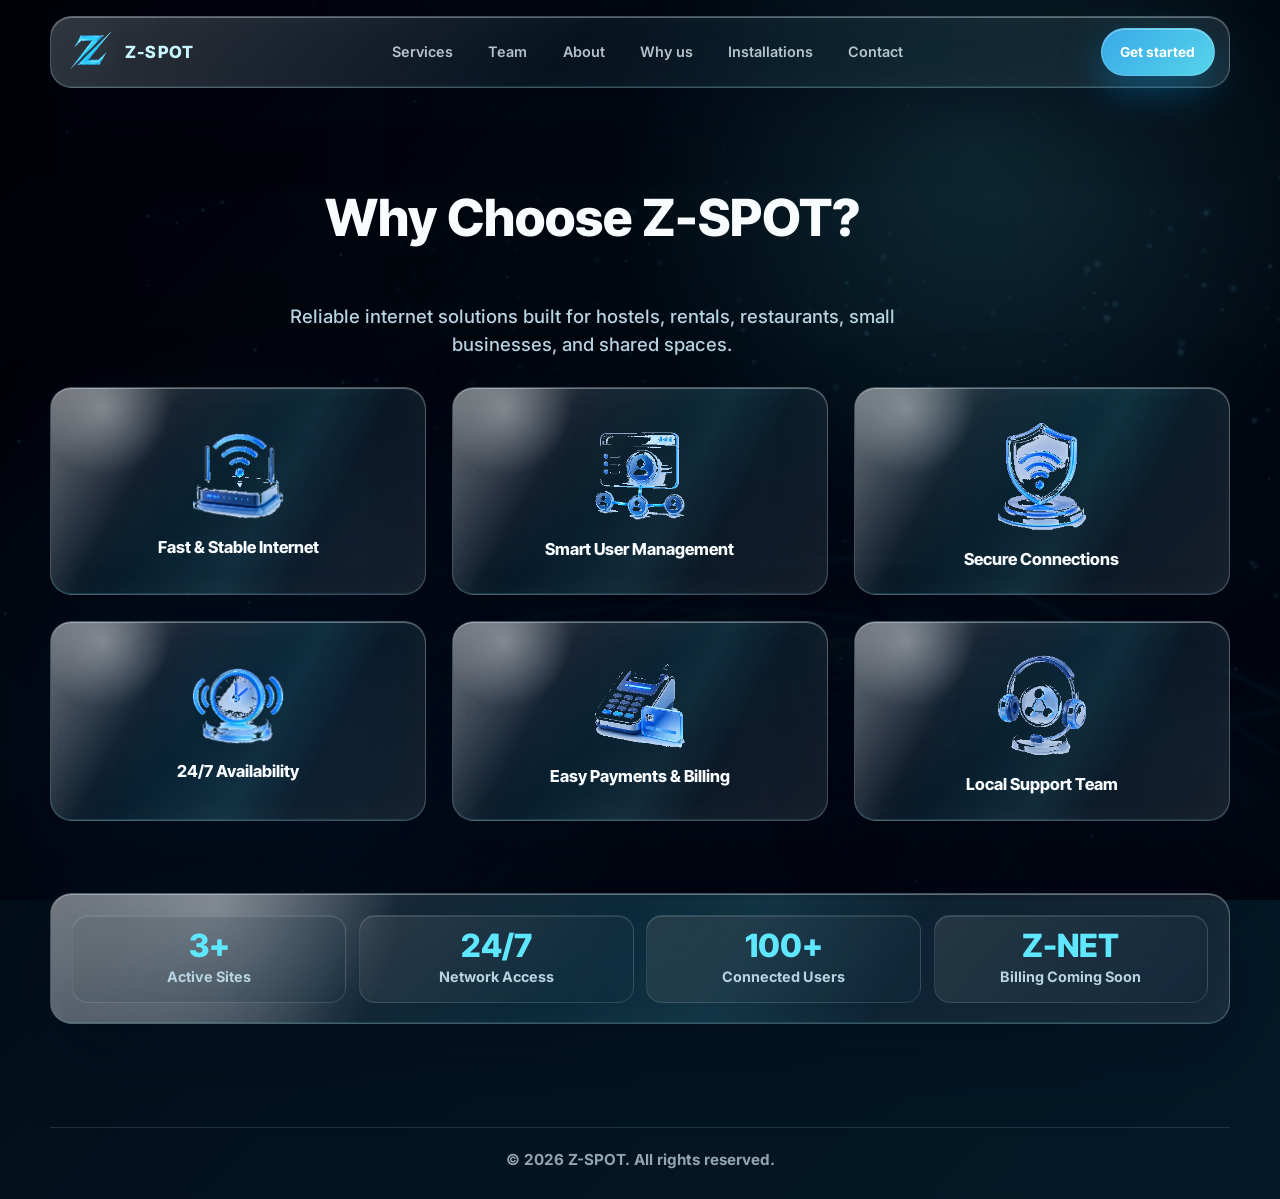
<file: why-zspot.html>
<!doctype html>
<html lang="en">
  <head>
    <meta charset="utf-8" />
    <meta name="viewport" content="width=device-width, initial-scale=1" />
    <meta
      name="description"
      content="See why customers choose Z-SPOT for stable internet, smart user management, secure connections, billing support, and local network support."
    />
    <meta name="robots" content="index, follow, max-image-preview:large" />
    <meta name="theme-color" content="#02060d" />
    <link rel="canonical" href="https://zspot.tech/why-zspot.html" />
    <meta property="og:site_name" content="Z-SPOT" />
    <meta property="og:title" content="Why Choose Z-SPOT?" />
    <meta property="og:description" content="Reliable internet solutions for hostels, rentals, restaurants, small businesses, and shared spaces." />
    <meta property="og:type" content="website" />
    <meta property="og:url" content="https://zspot.tech/why-zspot.html" />
    <meta property="og:image" content="https://zspot.tech/assets/og-image.png" />
    <title>Why Choose Z-SPOT? | Reliable Networking &amp; WiFi</title>
    <link rel="icon" type="image/png" sizes="48x48" href="/assets/favicon-48.png" />
    <link rel="apple-touch-icon" sizes="180x180" href="/assets/apple-touch-icon.png" />
    <link rel="manifest" href="/site.webmanifest" />
    <link rel="preconnect" href="https://fonts.googleapis.com" />
    <link rel="preconnect" href="https://fonts.gstatic.com" crossorigin />
    <link
      href="https://fonts.googleapis.com/css2?family=Inter:wght@400;500;600;700;800&family=Inter+Tight:wght@600;700;800&display=swap"
      rel="stylesheet"
    />
    <link rel="stylesheet" href="styles.css" />
  </head>
  <body>
    <canvas class="particle-field" id="particleField" aria-hidden="true"></canvas>
    <div class="cursor-glow" id="cursorGlow" aria-hidden="true"></div>
    <div class="page-frame">
      <header class="site-header" data-reveal>
        <a class="brand" href="/" aria-label="Z-SPOT home">
          <img src="assets/z-logo-liquid.png" alt="Z-SPOT logo" />
        </a>
        <nav class="nav-links" aria-label="Primary navigation">
          <a href="/services.html">Services</a>
          <a href="/team.html">Team</a>
          <a href="/about.html">About</a>
          <a href="/why-zspot.html">Why us</a>
          <a href="/installations.html">Installations</a>
          <a href="/contact.html">Contact</a>
        </nav>
        <a class="nav-button" href="/contact.html">Get started</a>
      </header>

      <main class="subpage-main">
        <section class="coverage why-section section-shell">
          <div class="section-heading why-heading centered" data-reveal>
            <h1>Why Choose Z-SPOT?</h1>
            <p class="section-subtitle">
              Reliable internet solutions built for hostels, rentals,
              restaurants, small businesses, and shared spaces.
            </p>
          </div>
          <div class="why-grid">
            <article class="glass-card why-card" data-reveal>
              <img class="why-icon-image" src="assets/why-fast-internet-cutout.png" alt="" aria-hidden="true" />
              <h3>Fast &amp; Stable Internet</h3>
            </article>
            <article class="glass-card why-card" data-reveal>
              <img class="why-icon-image" src="assets/why-user-management-cutout.png" alt="" aria-hidden="true" />
              <h3>Smart User Management</h3>
            </article>
            <article class="glass-card why-card" data-reveal>
              <img class="why-icon-image" src="assets/why-secure-connections-cutout.png" alt="" aria-hidden="true" />
              <h3>Secure Connections</h3>
            </article>
            <article class="glass-card why-card" data-reveal>
              <img class="why-icon-image" src="assets/why-availability-cutout.png" alt="" aria-hidden="true" />
              <h3>24/7 Availability</h3>
            </article>
            <article class="glass-card why-card" data-reveal>
              <img class="why-icon-image" src="assets/why-billing-cutout.png" alt="" aria-hidden="true" />
              <h3>Easy Payments &amp; Billing</h3>
            </article>
            <article class="glass-card why-card" data-reveal>
              <img class="why-icon-image" src="assets/why-local-support-cutout.png" alt="" aria-hidden="true" />
              <h3>Local Support Team</h3>
            </article>
          </div>
          <div class="why-stats glass-card" data-reveal>
            <div class="why-stat"><strong>3+</strong><span>Active Sites</span></div>
            <div class="why-stat"><strong>24/7</strong><span>Network Access</span></div>
            <div class="why-stat"><strong>100+</strong><span>Connected Users</span></div>
            <div class="why-stat"><strong>Z-NET</strong><span>Billing Coming Soon</span></div>
          </div>
        </section>
      </main>

      <footer class="site-footer">
        <p>&copy; 2026 Z-SPOT. All rights reserved.</p>
      </footer>
    </div>
    <script src="script.js"></script>
  </body>
</html>
</file>
<file: styles.css>
:root {
  color-scheme: dark;
  --bg: #02060d;
  --surface: rgba(6, 24, 42, 0.42);
  --surface-soft: rgba(33, 199, 255, 0.06);
  --glass: rgba(204, 246, 255, 0.12);
  --glass-strong: rgba(232, 252, 255, 0.22);
  --line: rgba(210, 248, 255, 0.28);
  --line-bright: rgba(87, 220, 255, 0.56);
  --blue: #08a9ff;
  --cyan: #5fe7ff;
  --ice: #c8f6ff;
  --text: #f8fcff;
  --muted: #b8d4e2;
  --shadow: 0 30px 90px rgba(0, 7, 18, 0.52);
  --max: 1180px;
}

* {
  box-sizing: border-box;
}

html {
  scroll-behavior: smooth;
}

body {
  margin: 0;
  min-height: 100vh;
  overflow-x: hidden;
  background:
    radial-gradient(circle at 82% 18%, rgba(95, 231, 255, 0.14), transparent 28rem),
    linear-gradient(135deg, #01040a 0%, #03111d 48%, #041928 100%);
  color: var(--text);
  font-family:
    "Inter", "Segoe UI", "Helvetica Neue", Arial, system-ui, sans-serif;
  line-height: 1.5;
  font-weight: 400;
}

body::before {
  content: "";
  position: fixed;
  inset: 0;
  z-index: -4;
  pointer-events: none;
  background-image:
    linear-gradient(90deg, rgba(1, 4, 10, 0.96) 0%, rgba(1, 9, 18, 0.78) 42%, rgba(1, 8, 16, 0.42) 100%),
    linear-gradient(180deg, rgba(1, 4, 10, 0.3) 0%, rgba(1, 4, 10, 0.96) 92%),
    url("assets/network-globe-bg.jpg");
  background-position: center, center, right top;
  background-repeat: no-repeat;
  background-size: cover, cover, min(56rem, 72vw) auto;
  opacity: 0.72;
  filter: saturate(1.14) contrast(1.02);
}

body::after {
  content: "";
  position: fixed;
  inset: 0;
  z-index: -3;
  pointer-events: none;
  background:
    radial-gradient(circle at 76% 18%, rgba(95, 231, 255, 0.16), transparent 23rem),
    radial-gradient(circle at 18% 82%, rgba(8, 169, 255, 0.1), transparent 26rem),
    linear-gradient(180deg, transparent 0%, rgba(1, 4, 10, 0.34) 100%);
  opacity: 0.76;
}

a {
  color: inherit;
  text-decoration: none;
}

img {
  display: block;
  max-width: 100%;
}

.particle-field,
.cursor-glow {
  position: fixed;
  inset: 0;
  pointer-events: none;
}

.particle-field {
  z-index: -2;
  opacity: 0.13;
}

.cursor-glow {
  width: 18rem;
  height: 18rem;
  border-radius: 999px;
  background:
    radial-gradient(circle, rgba(95, 231, 255, 0.24), transparent 58%),
    conic-gradient(from 20deg, transparent 0 18%, rgba(8, 169, 255, 0.34), transparent 34% 100%);
  filter: blur(5px);
  opacity: 0;
  translate: -50% -50%;
  transition: opacity 0.25s ease;
  z-index: -1;
}

.cursor-glow::before,
.cursor-glow::after {
  content: "";
  position: absolute;
  inset: 22%;
  border: 1px solid rgba(95, 231, 255, 0.3);
  border-radius: 50%;
  animation: cursorSignal 2.4s ease-in-out infinite;
}

.cursor-glow::after {
  inset: 36%;
  border-color: rgba(95, 231, 255, 0.38);
  animation-delay: 0.5s;
}

.page-frame {
  width: 100%;
  margin: 0;
  overflow: hidden;
  border: 0;
  border-radius: 0;
  background: transparent;
  box-shadow: none;
  backdrop-filter: none;
}

.site-header,
.section-shell,
.site-footer {
  width: min(calc(100% - 4rem), var(--max));
  margin-inline: auto;
}

.site-header {
  display: grid;
  grid-template-columns: auto 1fr auto;
  align-items: center;
  gap: 1.5rem;
  margin-top: 1rem;
  border: 1px solid rgba(224, 251, 255, 0.26);
  border-radius: 1.35rem;
  padding: 0.65rem 0.9rem;
  background:
    linear-gradient(135deg, rgba(255, 255, 255, 0.18), rgba(95, 231, 255, 0.05) 44%, rgba(255, 255, 255, 0.08)),
    rgba(3, 17, 30, 0.38);
  box-shadow:
    inset 0 1px 0 rgba(255, 255, 255, 0.32),
    inset 0 -1px 0 rgba(95, 231, 255, 0.14),
    inset 0 0 28px rgba(255, 255, 255, 0.035),
    0 22px 70px rgba(0, 8, 22, 0.34);
  backdrop-filter: blur(34px) saturate(1.42);
}

.brand {
  display: inline-flex;
  align-items: center;
  gap: 0.6rem;
  min-height: auto;
  padding: 0;
  background: transparent;
  border: 0;
  box-shadow: none;
}

.brand::after {
  content: "Z-SPOT";
  color: var(--ice);
  font-family:
    "Inter Tight", "Inter", "Segoe UI", "Helvetica Neue", Arial, system-ui,
    sans-serif;
  font-size: 1.05rem;
  font-weight: 800;
  letter-spacing: 0.08em;
}

.brand img {
  width: 3.1rem;
  height: 3.1rem;
  object-fit: contain;
  object-position: center;
  filter: drop-shadow(0 0 18px rgba(95, 231, 255, 0.18));
}

.nav-links {
  display: flex;
  justify-content: center;
  gap: clamp(1rem, 3vw, 2.2rem);
}

.nav-links a {
  color: rgba(238, 250, 255, 0.76);
  font-size: 0.9rem;
  font-weight: 600;
  transition: color 0.25s ease;
}

.nav-links a:hover {
  color: var(--cyan);
}

.nav-button,
.button {
  border: 0;
  border-radius: 999px;
  font-weight: 700;
  letter-spacing: 0;
}

.nav-button {
  position: relative;
  overflow: hidden;
  padding: 0.78rem 1.15rem;
  border: 1px solid rgba(190, 243, 255, 0.26);
  background:
    linear-gradient(135deg, rgba(255, 255, 255, 0.2), rgba(95, 231, 255, 0.08)),
    linear-gradient(135deg, rgba(8, 169, 255, 0.86), rgba(95, 231, 255, 0.9));
  color: #fff;
  font-size: 0.86rem;
  box-shadow:
    inset 0 1px 0 rgba(255, 255, 255, 0.34),
    0 14px 40px rgba(8, 169, 255, 0.34);
}

.section-shell {
  padding: clamp(4.25rem, 8vw, 7rem) 0;
}

.services,
.team-section,
.about,
.why-section,
.gallery,
.contact {
  scroll-margin-top: 2rem;
}

.hero {
  position: relative;
  display: grid;
  min-height: 81vh;
  align-items: center;
  gap: clamp(2rem, 5vw, 4rem);
  grid-template-columns: minmax(0, 0.98fr) minmax(21rem, 0.82fr);
  padding-top: clamp(3.5rem, 6vw, 5.5rem);
}

.hero::before {
  content: "";
  position: absolute;
  inset: 14% -4rem auto 34%;
  height: 22rem;
  pointer-events: none;
  background:
    radial-gradient(ellipse at center, rgba(95, 231, 255, 0.28), transparent 65%),
    linear-gradient(100deg, transparent, rgba(8, 169, 255, 0.3), transparent);
  filter: blur(34px);
  transform: rotate(-8deg);
  z-index: -1;
}

.eyebrow {
  margin: 0 0 1rem;
  color: var(--cyan);
  font-size: 0.86rem;
  font-weight: 800;
}

h1,
h2,
h3,
p {
  margin-top: 0;
}

h1,
h2,
h3 {
  font-family:
    "Inter Tight", "Inter", "Segoe UI", "Helvetica Neue", Arial, system-ui,
    sans-serif;
  letter-spacing: 0;
  line-height: 0.98;
}

h1 {
  max-width: 10.6ch;
  margin-bottom: 1.25rem;
  font-size: clamp(3.4rem, 7.1vw, 6.35rem);
  font-weight: 800;
  color: var(--text);
}

h2 {
  max-width: 18ch;
  margin-bottom: 1rem;
  font-size: clamp(1.8rem, 3.2vw, 2.8rem);
  font-weight: 750;
  color: var(--text);
}

h3 {
  margin-bottom: 0.68rem;
  font-size: 1.03rem;
  font-weight: 750;
}

.hero-subtitle,
.about-copy p,
.contact-copy p,
.service-card p {
  color: var(--muted);
}

.hero-subtitle {
  max-width: 37rem;
  margin-bottom: 2rem;
  color: rgba(225, 239, 251, 0.82);
  font-size: clamp(1rem, 1.6vw, 1.18rem);
  font-weight: 500;
}

.hero-actions {
  display: flex;
  flex-wrap: wrap;
  gap: 0.8rem;
}

.button {
  position: relative;
  display: inline-flex;
  min-height: 3.1rem;
  align-items: center;
  justify-content: center;
  overflow: hidden;
  padding: 0.86rem 1.35rem;
  transition: transform 0.25s ease, box-shadow 0.25s ease;
  backdrop-filter: blur(18px) saturate(1.24);
}

.button-primary {
  border: 1px solid rgba(190, 243, 255, 0.3);
  background:
    linear-gradient(135deg, rgba(255, 255, 255, 0.18), rgba(95, 231, 255, 0.06)),
    linear-gradient(135deg, rgba(8, 169, 255, 0.88), rgba(95, 231, 255, 0.92));
  color: #fff;
  box-shadow:
    inset 0 1px 0 rgba(255, 255, 255, 0.35),
    0 18px 48px rgba(8, 169, 255, 0.36);
}

.button-ghost {
  border: 1px solid rgba(224, 251, 255, 0.26);
  background:
    linear-gradient(135deg, rgba(255, 255, 255, 0.16), rgba(95, 231, 255, 0.045)),
    rgba(3, 17, 30, 0.36);
  color: #e9f7ff;
}

.button:hover,
.install-card:hover {
  transform: translateY(-3px);
}

.glass-card {
  position: relative;
  overflow: hidden;
  border: 1px solid rgba(224, 251, 255, 0.24);
  border-radius: 1.35rem;
  background:
    linear-gradient(135deg, rgba(255, 255, 255, 0.18), rgba(95, 231, 255, 0.055) 45%, rgba(255, 255, 255, 0.08)),
    rgba(4, 20, 36, 0.34);
  box-shadow:
    inset 0 1px 0 rgba(255, 255, 255, 0.34),
    inset 0 -1px 0 rgba(95, 231, 255, 0.14),
    inset 0 0 34px rgba(255, 255, 255, 0.035),
    0 28px 80px rgba(0, 8, 22, 0.3);
  backdrop-filter: blur(34px) saturate(1.45);
  transition: transform 0.25s ease, border-color 0.25s ease, box-shadow 0.25s ease;
}

.glass-card::before {
  content: "";
  position: absolute;
  inset: 0;
  pointer-events: none;
  background:
    radial-gradient(circle at 14% 10%, rgba(255, 255, 255, 0.42), transparent 18%),
    linear-gradient(118deg, rgba(255, 255, 255, 0.22), transparent 28%, rgba(95, 231, 255, 0.12) 58%, transparent 72%),
    linear-gradient(300deg, transparent 0 72%, rgba(255, 255, 255, 0.16));
  opacity: 0.82;
}

.glass-card > * {
  position: relative;
  z-index: 1;
}

.glass-card:hover {
  border-color: rgba(176, 243, 255, 0.5);
  box-shadow:
    inset 0 1px 0 rgba(255, 255, 255, 0.38),
    inset 0 0 42px rgba(255, 255, 255, 0.045),
    0 34px 96px rgba(0, 8, 22, 0.4),
    0 0 48px rgba(8, 169, 255, 0.2);
}

.hero-visual {
  min-height: 31rem;
  display: grid;
  place-items: center;
  border: 1px solid rgba(224, 251, 255, 0.12);
  border-radius: 2rem;
  background:
    radial-gradient(circle at 50% 50%, rgba(95, 231, 255, 0.12), transparent 58%),
    linear-gradient(135deg, rgba(255, 255, 255, 0.055), rgba(255, 255, 255, 0.015));
  box-shadow: inset 0 1px 0 rgba(255, 255, 255, 0.08);
  backdrop-filter: blur(18px) saturate(1.22);
}

.brand-orb {
  position: relative;
  display: grid;
  width: min(22rem, 78vw);
  aspect-ratio: 1;
  place-items: center;
  border: 1px solid rgba(224, 251, 255, 0.26);
  border-radius: 50%;
  background:
    radial-gradient(circle at 34% 24%, rgba(255, 255, 255, 0.26), transparent 24%),
    radial-gradient(circle at 50% 50%, rgba(95, 231, 255, 0.2), rgba(3, 17, 30, 0.22) 54%, rgba(2, 6, 13, 0.08) 100%);
  box-shadow:
    inset 0 1px 0 rgba(255, 255, 255, 0.32),
    inset 0 -18px 46px rgba(0, 9, 24, 0.24),
    inset 0 0 34px rgba(255, 255, 255, 0.045),
    0 35px 90px rgba(0, 8, 22, 0.36);
  backdrop-filter: blur(30px) saturate(1.38);
}

.brand-orb::before,
.brand-orb::after {
  content: "";
  position: absolute;
  border-radius: 50%;
  pointer-events: none;
}

.brand-orb::before {
  inset: -4%;
  background: conic-gradient(
    from 0deg,
    transparent 0 32%,
    rgba(21, 151, 242, 0.78) 40%,
    rgba(24, 189, 242, 0.92) 46%,
    transparent 58% 100%
  );
  filter: blur(1px);
  opacity: 0.7;
  animation: orbitSweep 4.2s linear infinite;
  mask: radial-gradient(circle, transparent 0 64%, #000 65% 68%, transparent 69%);
}

.brand-orb::after {
  inset: 18%;
  background:
    radial-gradient(circle, rgba(255, 255, 255, 0.08), transparent 42%),
    radial-gradient(circle, rgba(24, 189, 242, 0.34), transparent 70%);
  animation: centerGlow 2.4s ease-in-out infinite;
}

.brand-orb img {
  width: min(14rem, 58vw);
  filter:
    drop-shadow(0 0 26px rgba(95, 231, 255, 0.16))
    saturate(1.08);
  animation: logoBreathe 3s ease-in-out infinite;
}

.signal-ring {
  position: absolute;
  inset: 16%;
  border: 2px solid rgba(50, 211, 255, 0.34);
  border-radius: 50%;
  box-shadow:
    0 0 18px rgba(24, 189, 242, 0.18),
    inset 0 0 18px rgba(24, 189, 242, 0.12);
  animation: signalRipple 2.7s ease-in-out infinite;
}

.ring-two {
  inset: 3%;
  border-color: rgba(21, 151, 242, 0.3);
  animation-delay: 0.45s;
}

.ring-three {
  inset: -10%;
  border-color: rgba(50, 211, 255, 0.2);
  animation-delay: 0.9s;
}

.mini-panel {
  position: absolute;
  display: grid;
  gap: 0.28rem;
  min-width: 10.2rem;
  border: 1px solid rgba(224, 251, 255, 0.28);
  border-radius: 1.15rem;
  padding: 1rem 1.08rem;
  background:
    linear-gradient(135deg, rgba(255, 255, 255, 0.2), rgba(95, 231, 255, 0.055)),
    rgba(3, 17, 30, 0.46);
  box-shadow:
    inset 0 1px 0 rgba(255, 255, 255, 0.34),
    inset 0 -1px 0 rgba(95, 231, 255, 0.13),
    0 18px 48px rgba(0, 8, 22, 0.34),
    0 0 36px rgba(8, 169, 255, 0.14);
  backdrop-filter: blur(34px) saturate(1.42);
}

.mini-panel span,
.contact-card span,
.install-card figcaption {
  color: rgba(225, 239, 251, 0.62);
  font-size: 0.8rem;
  font-style: normal;
  font-weight: 800;
}

.mini-panel strong {
  display: flex;
  align-items: baseline;
  gap: 0.24rem;
  font-size: 2.35rem;
  line-height: 1;
  color: var(--cyan);
  font-weight: 800;
}

.mini-panel strong span {
  color: inherit;
  font-size: inherit;
  font-weight: inherit;
}

.mini-panel small {
  color: var(--muted);
  font-size: 0.82rem;
  font-weight: 800;
}

.signal-panel {
  min-width: 11.2rem;
}

.signal-panel {
  right: 1.2rem;
  bottom: 1.2rem;
}

.section-heading {
  display: flex;
  align-items: center;
  justify-content: space-between;
  gap: 2rem;
  margin-bottom: 1.8rem;
}

.section-heading.centered {
  display: grid;
  place-items: center;
  text-align: center;
}

.section-heading h2 {
  margin-bottom: 0;
}

.section-heading h2,
.about-copy h2,
.contact-copy h2 {
  font-size: clamp(1.65rem, 2.8vw, 2.35rem);
  line-height: 1.08;
}

.subpage-main h1 {
  max-width: 18ch;
  margin-bottom: 1rem;
  color: var(--text);
  font-size: clamp(2.35rem, 5.4vw, 4.6rem);
  line-height: 1.02;
}

.subpage-main .team-heading h1,
.subpage-main .section-heading h1 {
  max-width: none;
  font-size: clamp(2rem, 4.2vw, 3.2rem);
}

.subpage-hero {
  min-height: 34vh;
  display: grid;
  align-content: end;
  padding-bottom: clamp(2rem, 5vw, 3.5rem);
}

.subpage-hero p:not(.eyebrow) {
  max-width: 46rem;
  margin: 0;
  color: var(--muted);
  font-size: clamp(1rem, 1.7vw, 1.18rem);
  font-weight: 500;
}

.subpage-content {
  padding-top: clamp(1rem, 3vw, 2rem);
}

.service-card h3,
.team-card h4,
.why-card h3,
.install-card figcaption {
  color: var(--text);
}

.lower-background {
  position: relative;
  isolation: isolate;
  overflow: hidden;
  margin-inline: calc((100% - 100vw) / 2);
  padding-inline: calc((100vw - 100%) / 2);
  background: transparent;
}

.services,
.team-section,
.about,
.why-section,
.gallery,
.contact {
  position: relative;
  isolation: isolate;
}

.service-grid {
  display: grid;
  gap: clamp(1rem, 2.4vw, 1.5rem);
}

.service-grid {
  grid-template-columns: repeat(3, minmax(0, 1fr));
}

.service-card {
  display: grid;
  min-height: 0;
  align-content: start;
  padding: clamp(1.25rem, 2.5vw, 1.7rem);
}

.service-card p,
.about-copy p,
.contact-copy p,
.contact-card a,
.contact-card p {
  font-weight: 500;
}

.service-icon-image {
  width: 6rem;
  height: auto;
  object-fit: contain;
  margin-bottom: 1.05rem;
  border-radius: 1.1rem;
  filter: drop-shadow(0 14px 24px rgba(0, 9, 23, 0.28));
}

.contact {
  display: grid;
  align-items: center;
  gap: clamp(2rem, 5vw, 4rem);
  grid-template-columns: 0.88fr 1.12fr;
}

.about {
  display: grid;
  gap: clamp(2rem, 5vw, 3.5rem);
}

.about-story {
  display: grid;
  align-items: center;
  gap: clamp(2rem, 5vw, 4rem);
  grid-template-columns: minmax(0, 0.95fr) minmax(22rem, 1.05fr);
}

.about-copy p,
.contact-copy p {
  max-width: 35rem;
  font-size: 1.08rem;
}

.about-copy p {
  max-width: 44rem;
}

.about-tech-visual {
  min-height: 25rem;
  background:
    radial-gradient(circle at 50% 50%, rgba(95, 231, 255, 0.18), transparent 18rem),
    linear-gradient(135deg, rgba(255, 255, 255, 0.16), rgba(95, 231, 255, 0.045)),
    rgba(3, 17, 30, 0.34);
}

.about-visual-core,
.about-node {
  position: absolute;
  border-radius: 50%;
}

.about-visual-core {
  left: 50%;
  top: 50%;
  display: grid;
  width: 9.6rem;
  aspect-ratio: 1;
  place-items: center;
  border: 1px solid rgba(224, 251, 255, 0.26);
  background:
    radial-gradient(circle at 40% 26%, rgba(255, 255, 255, 0.3), transparent 28%),
    rgba(5, 31, 58, 0.2);
  box-shadow:
    inset 0 1px 0 rgba(255, 255, 255, 0.32),
    inset 0 -1px 0 rgba(95, 231, 255, 0.12),
    0 22px 60px rgba(0, 8, 22, 0.3);
  backdrop-filter: blur(30px) saturate(1.38);
  transform: translate(-50%, -50%);
}

.about-visual-core img {
  width: 7.2rem;
  filter: drop-shadow(0 0 18px rgba(95, 231, 255, 0.16));
}

.about-node {
  width: 0.78rem;
  aspect-ratio: 1;
  background: var(--cyan);
  box-shadow: 0 0 24px rgba(50, 211, 255, 0.42);
  animation: nodePulse 3.2s ease-in-out infinite;
}

.node-one {
  left: 18%;
  top: 26%;
}

.node-two {
  left: 74%;
  top: 22%;
  animation-delay: 0.35s;
}

.node-three {
  left: 78%;
  top: 70%;
  animation-delay: 0.7s;
}

.about-link {
  position: absolute;
  left: 50%;
  top: 50%;
  height: 1px;
  width: 34%;
  background: linear-gradient(90deg, transparent, rgba(50, 211, 255, 0.42), transparent);
  transform-origin: left center;
}

.link-one {
  rotate: 218deg;
}

.link-two {
  rotate: 326deg;
}

.link-three {
  rotate: 38deg;
}

.about-signal {
  position: absolute;
  inset: 16%;
  border: 1px solid rgba(50, 211, 255, 0.2);
  border-radius: 50%;
  animation: signalRipple 3.4s ease-in-out infinite;
}

.team-block {
  display: grid;
  gap: 1.2rem;
}

.team-heading h3 {
  margin: 0;
  color: var(--text);
  font-size: clamp(1.35rem, 2.5vw, 2rem);
}

.team-grid {
  display: grid;
  gap: clamp(1rem, 2.4vw, 1.6rem);
  grid-template-columns: repeat(3, minmax(0, 1fr));
}

.team-card {
  display: grid;
  justify-items: center;
  text-align: center;
  min-height: 0;
  padding: clamp(1.25rem, 2.5vw, 1.7rem);
}

.team-card::after {
  content: "";
  position: absolute;
  left: 1.4rem;
  right: 1.4rem;
  top: 0.9rem;
  height: 2px;
  border-radius: 999px;
  background: linear-gradient(90deg, transparent, var(--blue), var(--cyan), transparent);
}

.team-card:hover {
  transform: translateY(-3px);
}

.team-photo-placeholder {
  display: grid;
  width: 8.5rem;
  aspect-ratio: 1;
  place-items: center;
  margin-bottom: 1rem;
  border: 1px dashed rgba(50, 211, 255, 0.3);
  border-radius: 50%;
  background: radial-gradient(circle at 50% 32%, rgba(24, 189, 242, 0.18), transparent 58%);
  color: var(--muted);
  box-shadow: none;
}

.team-photo-image {
  width: 8.5rem;
  aspect-ratio: 1;
  margin-bottom: 1rem;
  border: 2px solid rgba(190, 243, 255, 0.34);
  border-radius: 50%;
  object-fit: cover;
  object-position: center;
  box-shadow:
    0 18px 38px rgba(0, 9, 23, 0.44),
    0 0 0 0.55rem rgba(95, 231, 255, 0.1);
}

.team-photo-placeholder span {
  max-width: 5.8rem;
  color: rgba(225, 239, 251, 0.68);
  font-size: 0.78rem;
  font-weight: 800;
}

.role-badge {
  display: inline-flex;
  align-items: center;
  justify-content: center;
  min-width: 3.2rem;
  margin-bottom: 0.85rem;
  border-radius: 999px;
  padding: 0.38rem 0.7rem;
  border: 1px solid rgba(190, 243, 255, 0.28);
  background:
    linear-gradient(135deg, rgba(255, 255, 255, 0.2), rgba(95, 231, 255, 0.08)),
    linear-gradient(135deg, var(--blue), var(--cyan));
  color: #fff;
  font-size: 0.78rem;
  font-weight: 800;
}

.team-card h4 {
  margin: 0 0 0.75rem;
  color: var(--text);
  font-family:
    "Inter Tight", "Inter", "Segoe UI", "Helvetica Neue", Arial, system-ui,
    sans-serif;
  font-size: 1.12rem;
  line-height: 1.1;
}

.team-card p {
  margin: 0;
  color: var(--muted);
  font-weight: 500;
}

.why-section {
  position: relative;
}

.why-section::before {
  content: "";
  position: absolute;
  inset: 4rem -3rem auto auto;
  width: 18rem;
  height: 18rem;
  pointer-events: none;
  background-image: radial-gradient(rgba(50, 211, 255, 0.12) 1px, transparent 1px);
  background-size: 18px 18px;
  opacity: 0.24;
  mask-image: radial-gradient(circle, #000 0 38%, transparent 72%);
}

.why-heading {
  max-width: 48rem;
  margin-inline: auto;
}

.section-subtitle {
  max-width: 42rem;
  margin: 0.75rem auto 0;
  color: var(--muted);
  font-size: clamp(1rem, 1.7vw, 1.16rem);
  font-weight: 500;
}

.why-grid {
  position: relative;
  display: grid;
  gap: clamp(1rem, 2.4vw, 1.6rem);
  grid-template-columns: repeat(3, minmax(0, 1fr));
}

.why-card {
  display: grid;
  min-height: 0;
  align-content: center;
  justify-items: center;
  text-align: center;
  padding: clamp(1.25rem, 2.5vw, 1.7rem);
}

.why-card:hover {
  transform: translateY(-3px);
}

.why-icon-image {
  width: 6.4rem;
  height: auto;
  object-fit: contain;
  margin-bottom: 0.9rem;
  filter: drop-shadow(0 14px 24px rgba(0, 9, 23, 0.28));
}

.why-card h3 {
  max-width: 14rem;
  margin-bottom: 0;
  color: var(--text);
}

.why-stats {
  display: grid;
  gap: 0.8rem;
  grid-template-columns: repeat(4, minmax(0, 1fr));
  margin-top: clamp(2.6rem, 6vw, 4.5rem);
  padding: clamp(1rem, 2.5vw, 1.3rem);
}

.why-stat {
  display: grid;
  gap: 0.22rem;
  min-height: 5.5rem;
  align-content: center;
  justify-items: center;
  text-align: center;
  border-radius: 1rem;
  padding: 0.9rem;
  border: 1px solid rgba(224, 251, 255, 0.12);
  background:
    linear-gradient(135deg, rgba(255, 255, 255, 0.11), rgba(95, 231, 255, 0.035)),
    rgba(3, 17, 30, 0.22);
  box-shadow: inset 0 1px 0 rgba(255, 255, 255, 0.12);
}

.why-stat strong {
  color: var(--cyan);
  font-family:
    "Inter Tight", "Inter", "Segoe UI", "Helvetica Neue", Arial, system-ui,
    sans-serif;
  font-size: clamp(1.35rem, 3vw, 2rem);
  font-weight: 800;
  line-height: 1;
}

.why-stat span {
  color: var(--muted);
  font-size: 0.9rem;
  font-weight: 700;
}

.installations-collage {
  display: grid;
  grid-auto-flow: dense;
  grid-auto-rows: 12rem;
  gap: clamp(1rem, 2vw, 1.4rem);
  grid-template-columns: repeat(12, minmax(0, 1fr));
}

.install-card {
  position: relative;
  grid-column: span 3;
  overflow: hidden;
  margin: 0;
  border: 1px solid rgba(224, 251, 255, 0.22);
  border-radius: 1.2rem;
  background:
    linear-gradient(135deg, rgba(255, 255, 255, 0.15), rgba(95, 231, 255, 0.04)),
    rgba(3, 17, 30, 0.28);
  box-shadow:
    inset 0 1px 0 rgba(255, 255, 255, 0.26),
    inset 0 -1px 0 rgba(95, 231, 255, 0.1),
    0 24px 70px rgba(0, 8, 22, 0.24);
  backdrop-filter: blur(30px) saturate(1.34);
  transition: transform 0.25s ease, box-shadow 0.25s ease, border-color 0.25s ease;
}

.install-card:hover {
  border-color: rgba(95, 231, 255, 0.34);
  box-shadow:
    inset 0 1px 0 rgba(255, 255, 255, 0.18),
    0 30px 90px rgba(0, 8, 22, 0.34);
  transform: translateY(-3px);
}

.install-large {
  grid-column: span 6;
  grid-row: span 2;
}

.install-wide {
  grid-column: span 6;
}

.install-tall {
  grid-row: span 2;
}

.install-card img {
  width: 100%;
  height: calc(100% - 2.6rem);
  object-fit: cover;
  border-radius: 1.05rem 1.05rem 0.65rem 0.65rem;
  padding: 0.55rem 0.55rem 0;
  transition: transform 0.45s ease, filter 0.45s ease;
}

.install-card:hover img {
  filter: saturate(1.08) contrast(1.02);
  transform: scale(1.045);
}

.install-card::after {
  content: none;
}

.install-card figcaption {
  position: static;
  z-index: 1;
  border: 0;
  border-radius: 0;
  padding: 0.55rem 0.75rem 0.75rem;
  background: transparent;
  color: rgba(247, 251, 255, 0.86);
  font-size: 0.85rem;
  font-weight: 800;
  backdrop-filter: none;
}

.contact {
  grid-template-columns: 1fr 0.88fr;
}

.contact-card {
  display: grid;
  gap: 0.85rem;
  padding: 1rem;
  font-style: normal;
}

.contact-card a,
.contact-card p {
  display: grid;
  gap: 0.18rem;
  margin: 0;
  border: 1px solid rgba(224, 251, 255, 0.22);
  border-radius: 1rem;
  padding: 1rem;
  background:
    linear-gradient(135deg, rgba(255, 255, 255, 0.15), rgba(95, 231, 255, 0.04)),
    rgba(2, 13, 28, 0.26);
  box-shadow:
    inset 0 1px 0 rgba(255, 255, 255, 0.22),
    inset 0 -1px 0 rgba(95, 231, 255, 0.09);
  backdrop-filter: blur(30px) saturate(1.34);
  transition: border-color 0.2s ease, box-shadow 0.2s ease, transform 0.2s ease;
}

.contact-card a:hover {
  border-color: rgba(95, 231, 255, 0.34);
  box-shadow: 0 22px 58px rgba(0, 8, 22, 0.34), 0 0 30px rgba(8, 169, 255, 0.12);
  transform: translateY(-2px);
}

.site-footer {
  display: flex;
  align-items: center;
  justify-content: center;
  border-top: 1px solid rgba(190, 243, 255, 0.14);
  padding: 1.35rem 0 1.7rem;
  color: var(--muted);
  text-align: center;
}

.site-footer p {
  margin: 0;
  color: rgba(225, 239, 251, 0.66);
  font-size: 0.95rem;
  font-weight: 700;
}

[data-reveal] {
  opacity: 0;
  transform: translateY(18px);
  transition: opacity 0.75s ease, transform 0.75s ease;
}

[data-reveal].is-visible {
  opacity: 1;
  transform: translateY(0);
}

@keyframes orbitSweep {
  to {
    transform: rotate(1turn);
  }
}

@keyframes cursorSignal {
  0%,
  100% {
    opacity: 0.25;
    transform: scale(0.78);
  }
  50% {
    opacity: 0.9;
    transform: scale(1.35);
  }
}

@keyframes centerGlow {
  0%,
  100% {
    opacity: 0.35;
    transform: scale(0.92);
  }
  50% {
    opacity: 0.9;
    transform: scale(1.12);
  }
}

@keyframes logoBreathe {
  0%,
  100% {
    transform: scale(1);
  }
  50% {
    transform: scale(1.035);
  }
}

@keyframes signalRipple {
  0%,
  100% {
    opacity: 0.34;
    transform: scale(0.95);
  }
  50% {
    opacity: 0.95;
    transform: scale(1.055);
  }
}

@keyframes nodePulse {
  0%,
  100% {
    transform: scale(1);
  }
  50% {
    transform: scale(1.55);
  }
}

@media (max-width: 920px) {
  .site-header,
  .section-shell,
  .site-footer {
    width: min(calc(100% - 2rem), var(--max));
  }

  .site-header {
    grid-template-columns: auto auto;
  }

  .nav-links {
    display: none;
  }

  .hero,
  .about-story,
  .contact {
    grid-template-columns: 1fr;
  }

  .hero {
    min-height: auto;
  }

  .service-grid,
  .why-grid {
    grid-template-columns: repeat(2, minmax(0, 1fr));
  }

  .installations-collage {
    grid-auto-rows: 12rem;
    grid-template-columns: repeat(6, minmax(0, 1fr));
  }

  .install-card,
  .install-large,
  .install-wide {
    grid-column: span 3;
  }

  .install-tall {
    grid-row: span 1;
  }

  .why-stats {
    grid-template-columns: repeat(2, minmax(0, 1fr));
  }

  .team-grid {
    grid-template-columns: repeat(2, minmax(0, 1fr));
  }

}

@media (max-width: 620px) {
  .page-frame {
    width: min(100% - 0.8rem, 1280px);
    margin: 0.4rem auto;
    border-radius: 1rem;
  }

  .site-header,
  .section-shell,
  .site-footer {
    width: min(calc(100% - 1.3rem), var(--max));
  }

  .brand img {
    width: 2.8rem;
    height: 2.8rem;
  }

  .brand::after {
    font-size: 0.9rem;
  }

  .nav-button {
    padding: 0.68rem 0.95rem;
  }

  h1 {
    font-size: clamp(3rem, 14vw, 4.25rem);
  }

  h2 {
    font-size: 2.1rem;
  }

  .hero-actions,
  .button {
    width: 100%;
  }

  .hero-visual {
    min-height: 24rem;
  }

  .brand-orb img {
    width: 10.5rem;
  }

  .service-grid,
  .why-grid {
    grid-template-columns: 1fr;
  }

  .installations-collage {
    grid-auto-rows: 14rem;
    grid-template-columns: 1fr;
  }

  .install-card,
  .install-large,
  .install-wide,
  .install-tall {
    grid-column: auto;
    grid-row: auto;
  }

  .why-stats {
    grid-template-columns: 1fr;
  }

  .team-grid {
    grid-template-columns: 1fr;
  }

  .team-card {
    min-height: auto;
  }

  .section-heading {
    align-items: start;
    flex-direction: column;
  }

}

@media (prefers-reduced-motion: reduce) {
  *,
  *::before,
  *::after {
    scroll-behavior: auto !important;
    animation-duration: 0.01ms !important;
    animation-iteration-count: 1 !important;
    transition-duration: 0.01ms !important;
  }
}
</file>
